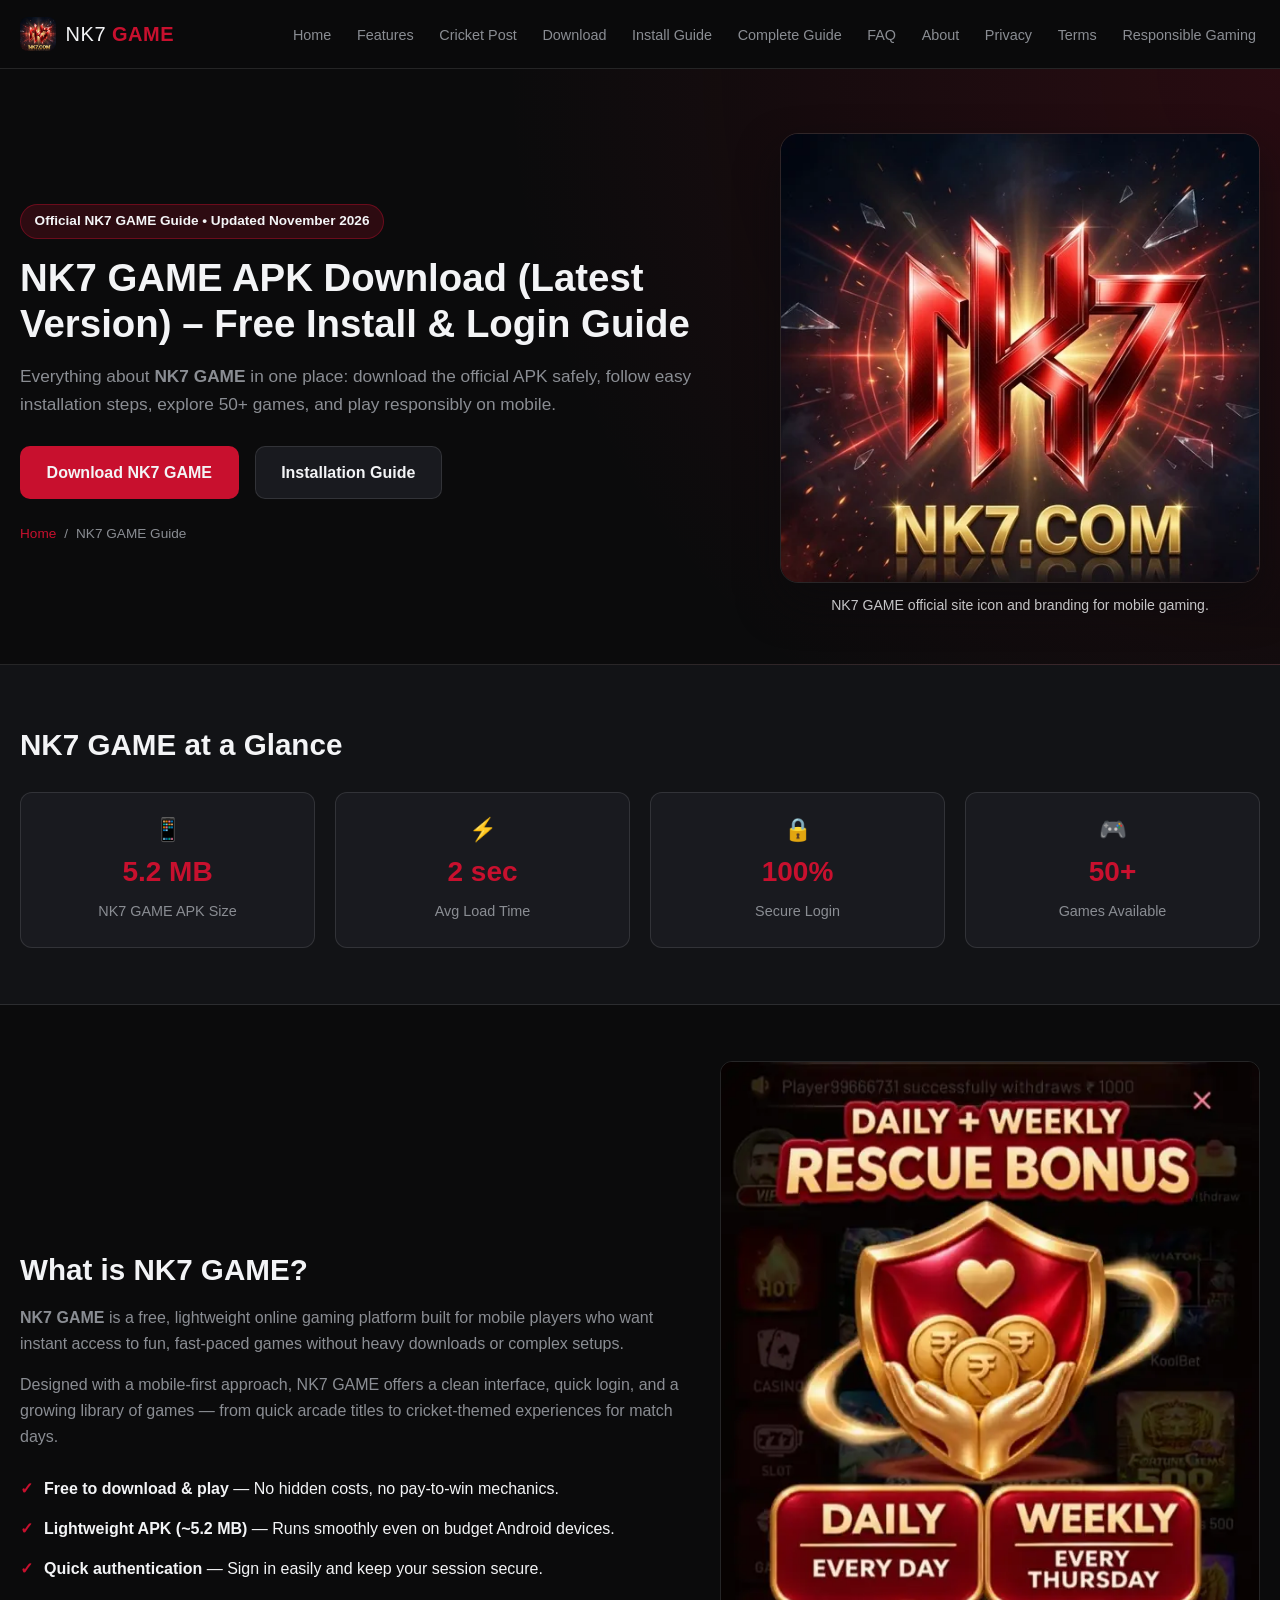
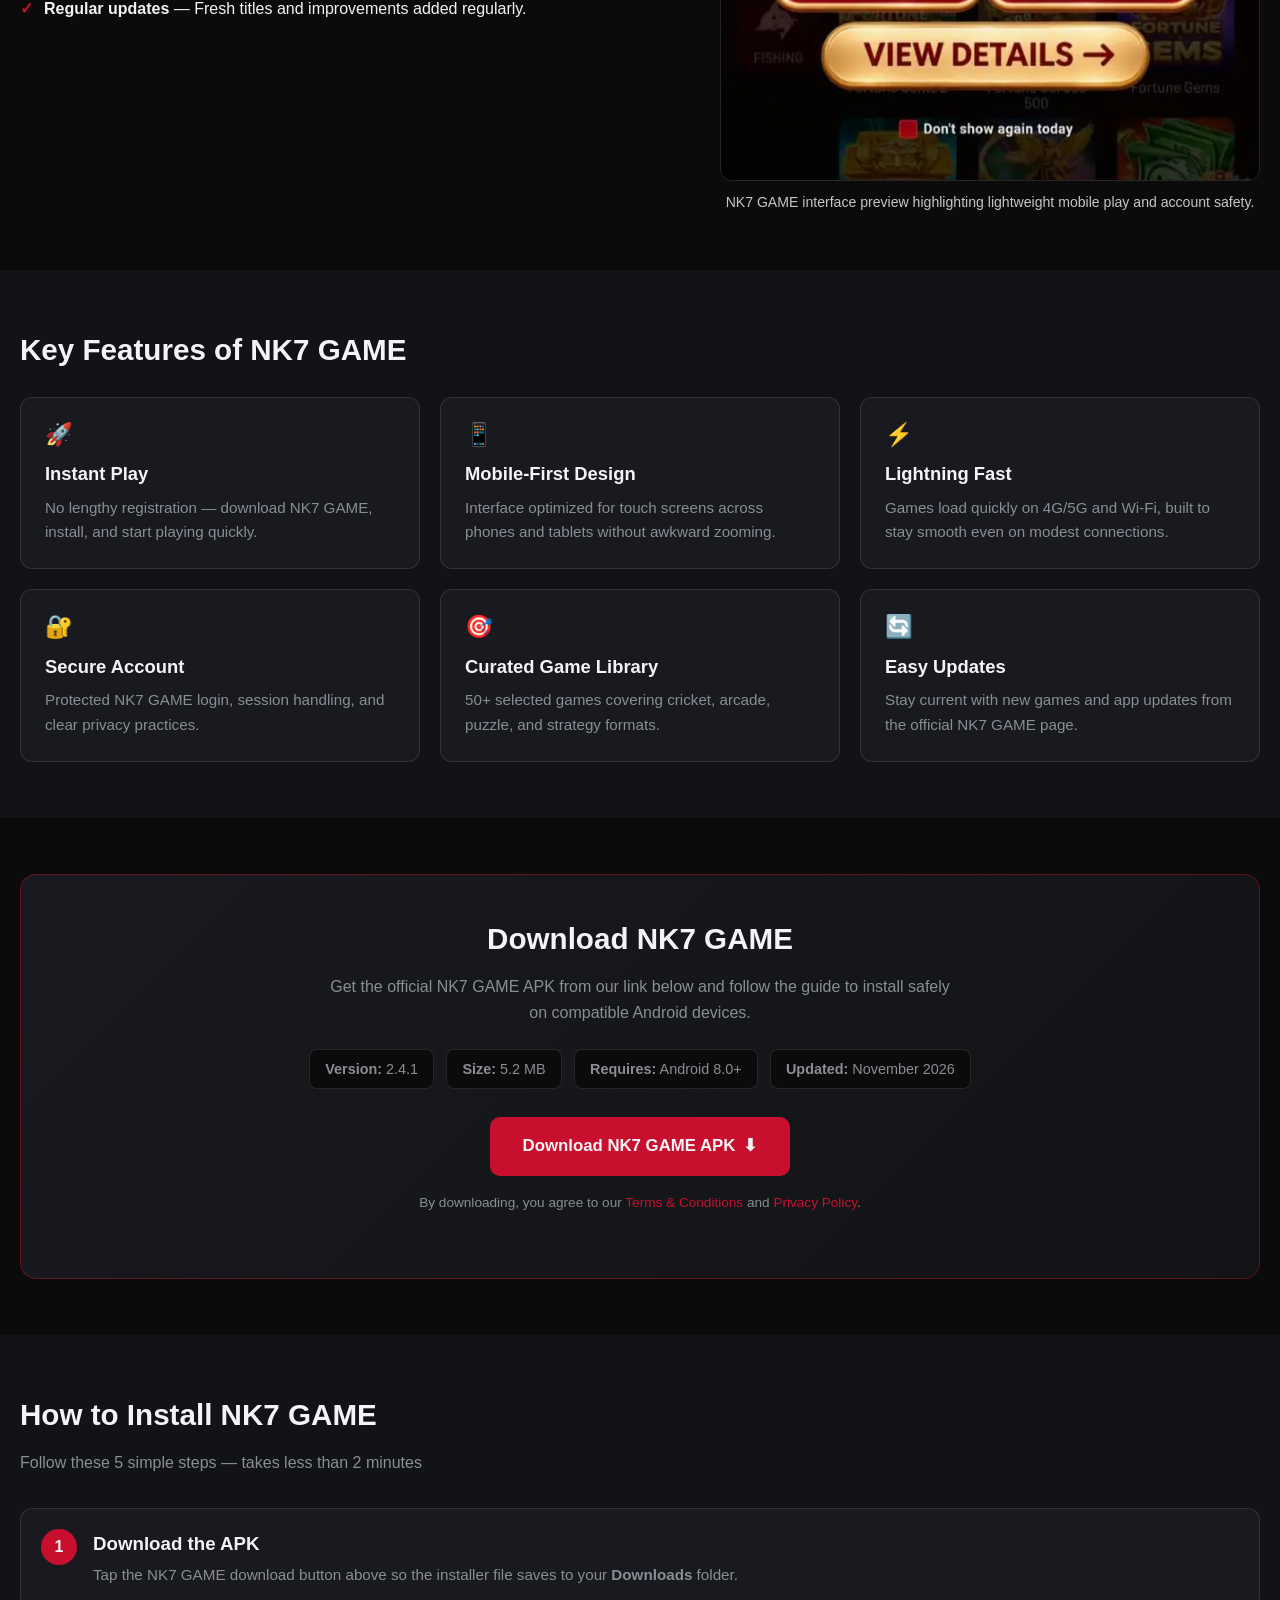
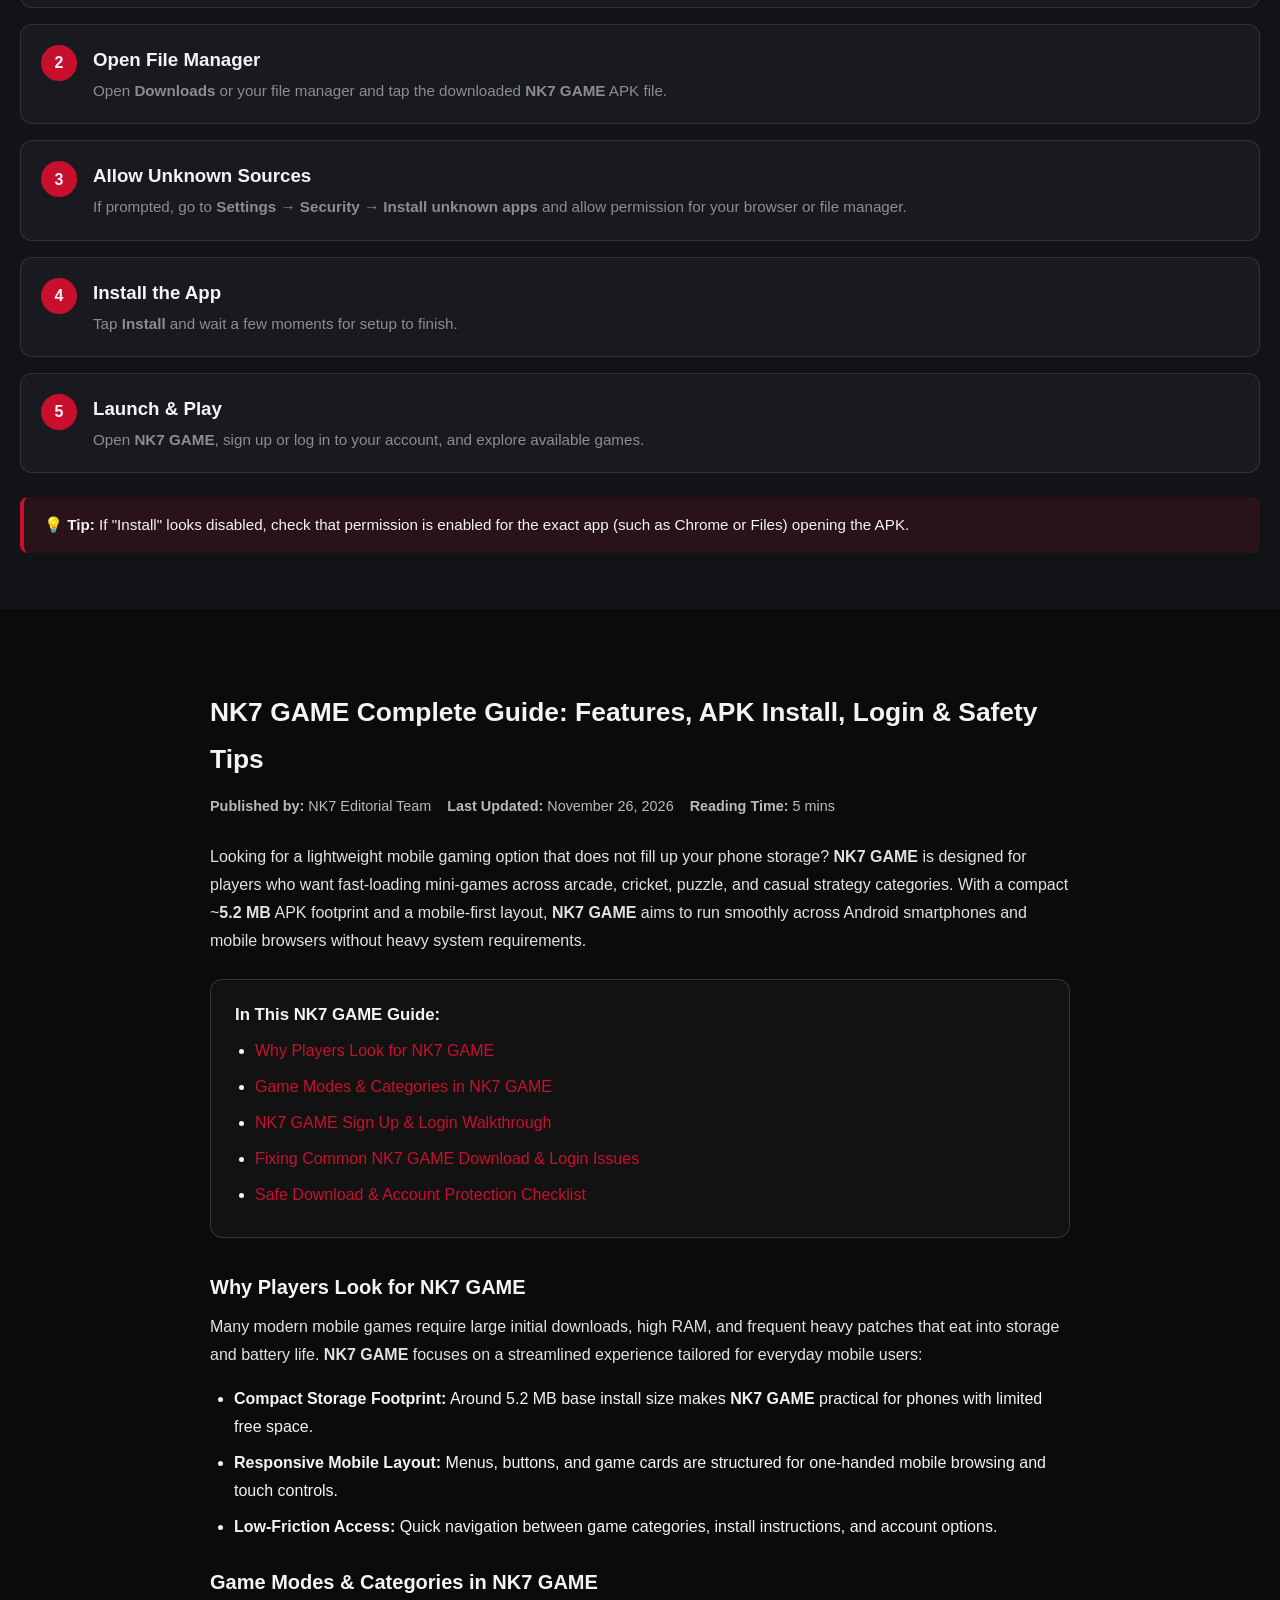
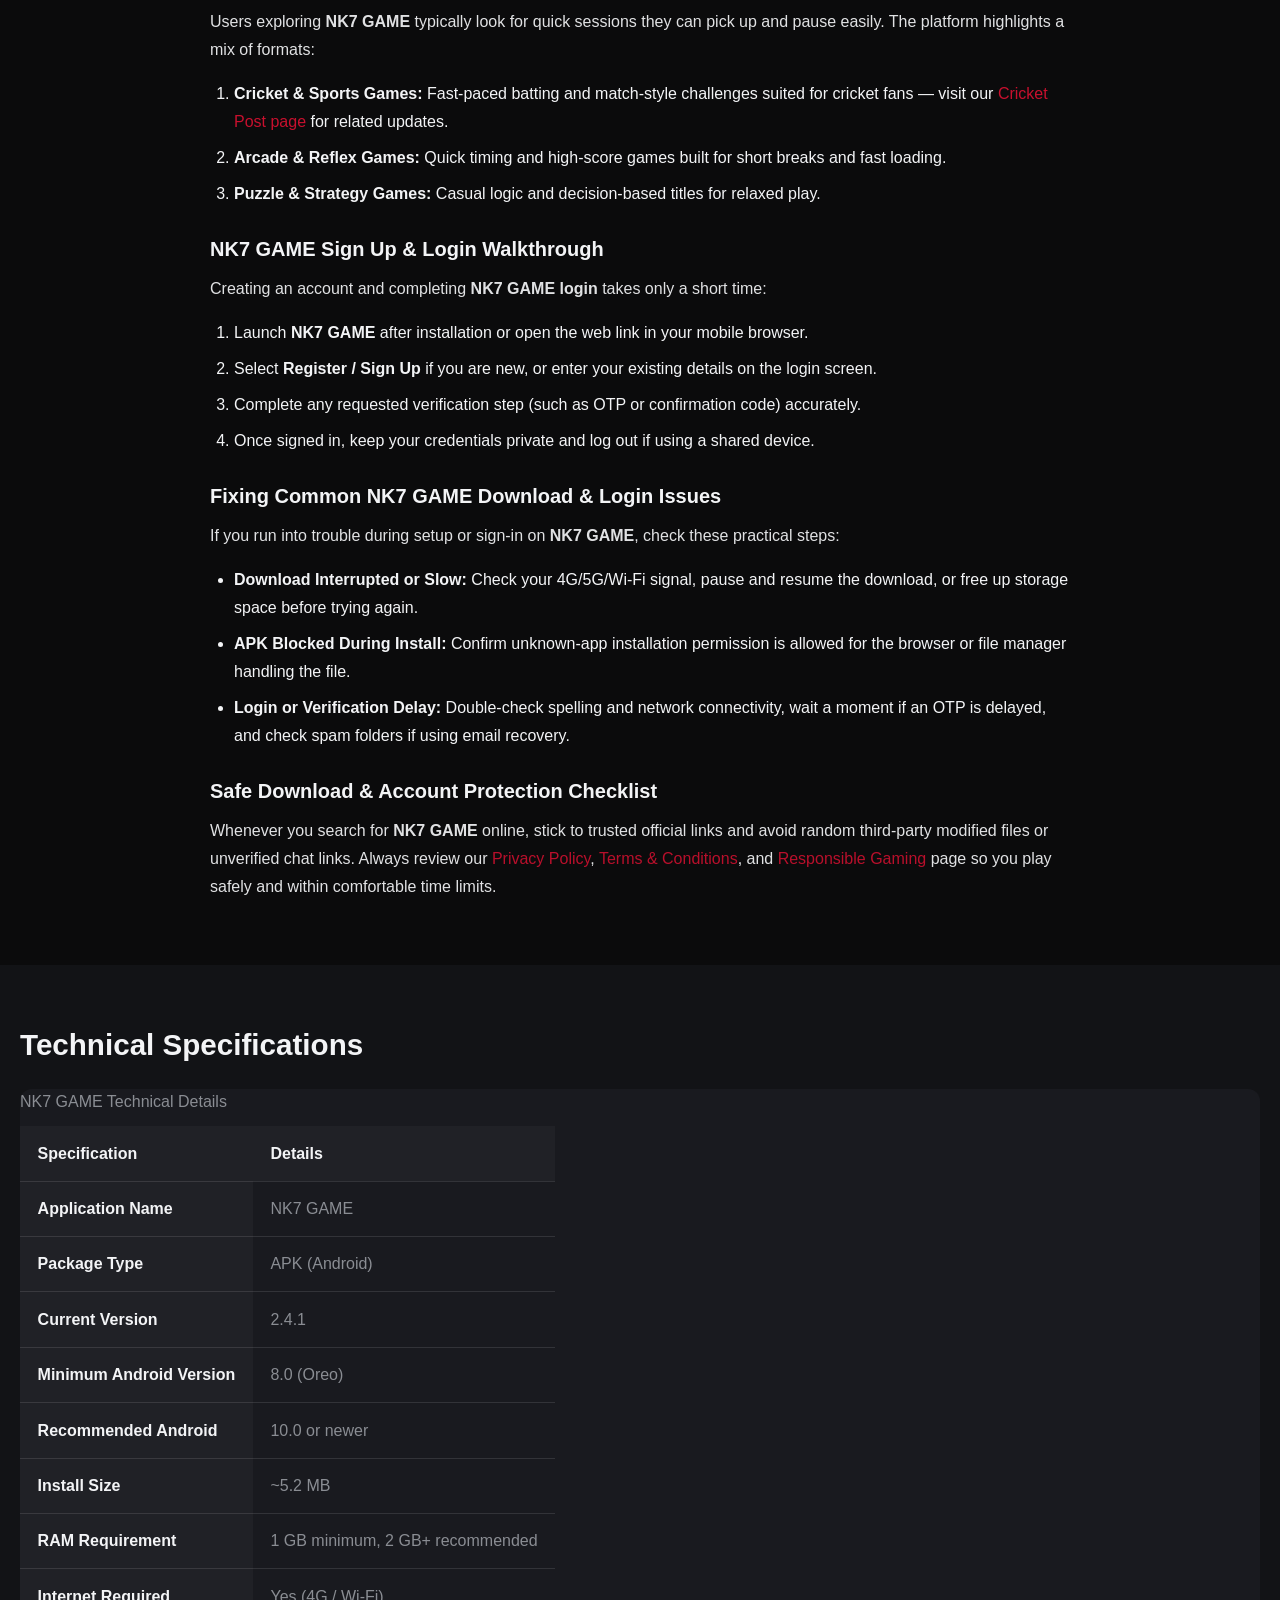
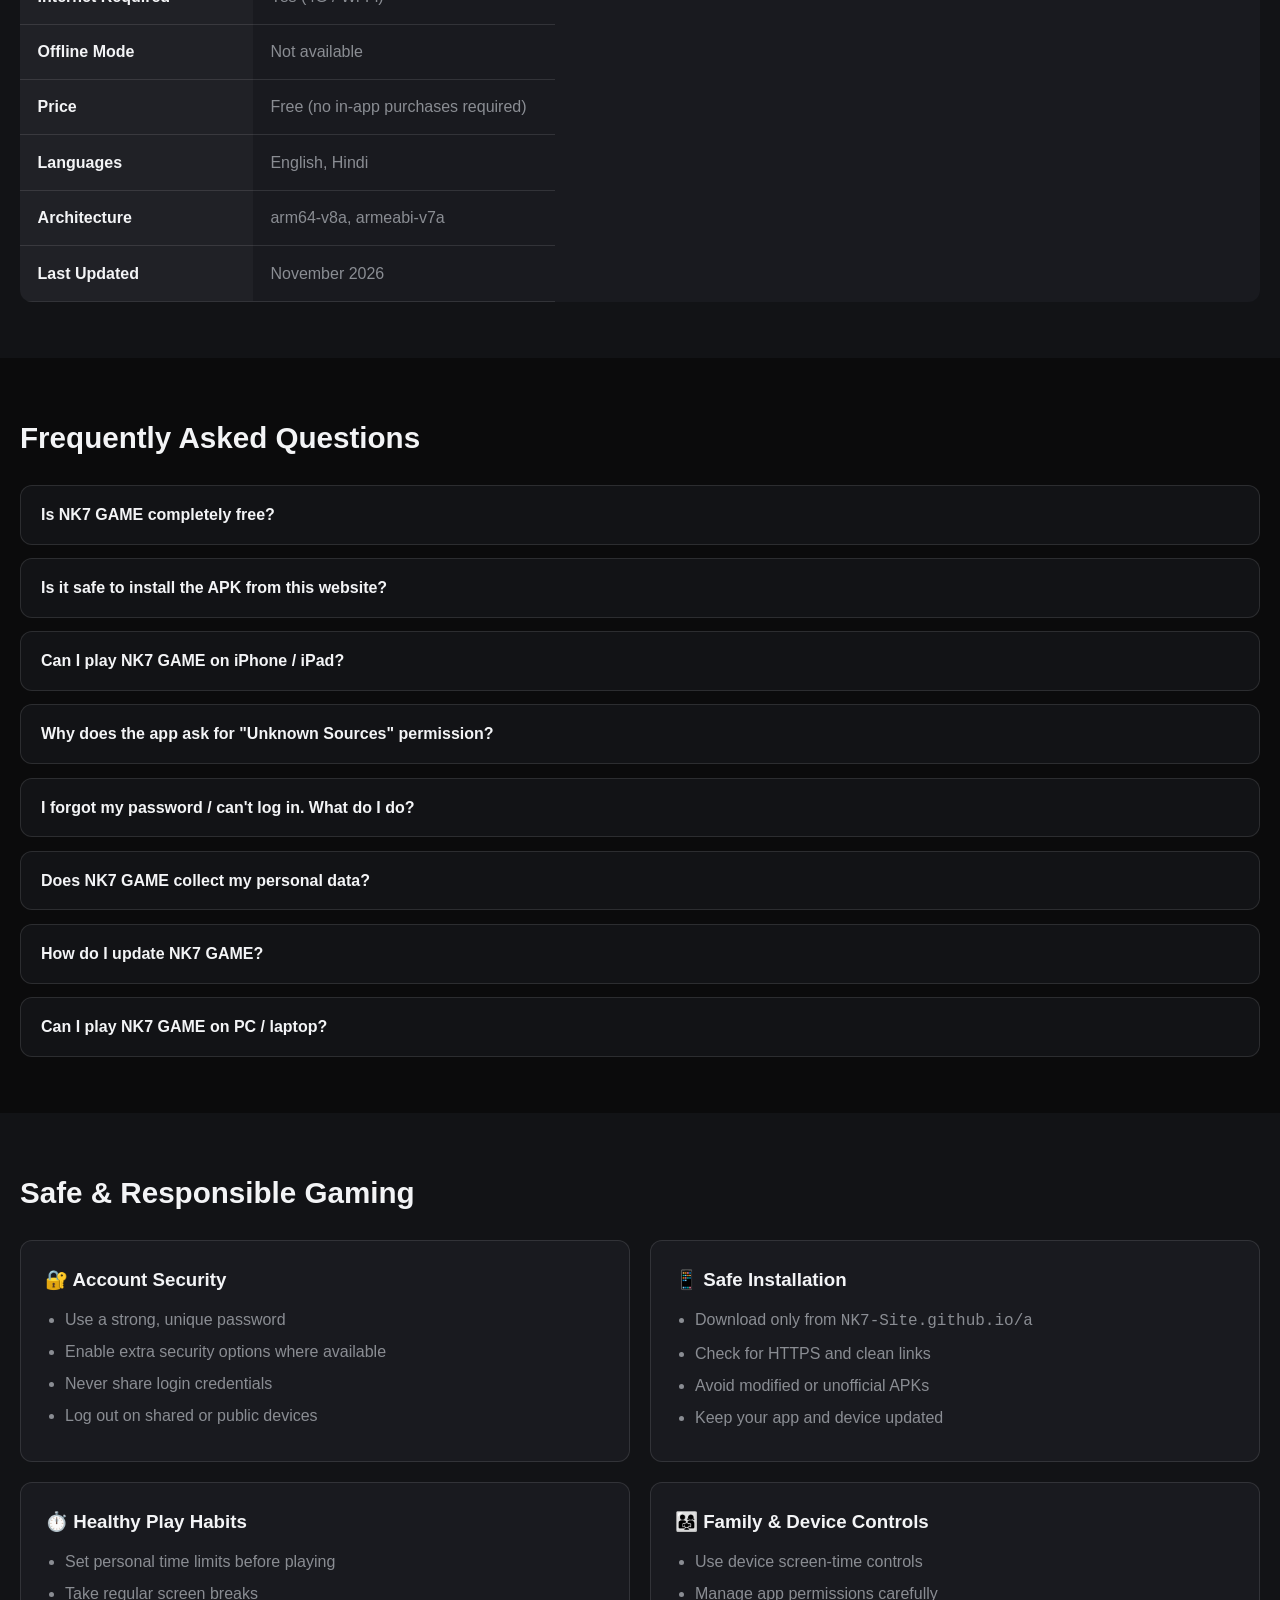
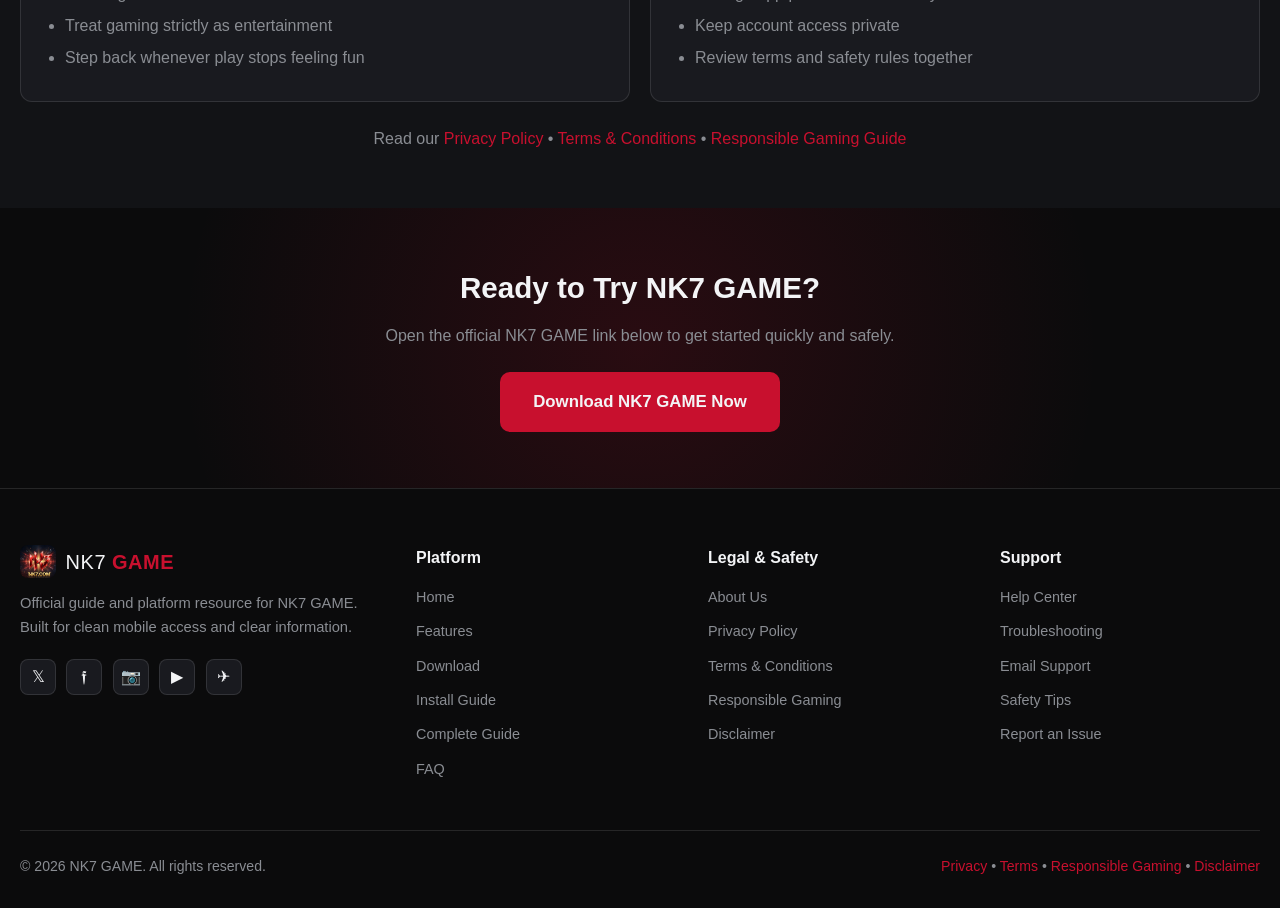
<file: index.html>
<!DOCTYPE html>
<html lang="en">
<head>
<meta charset="UTF-8">
<meta name="viewport" content="width=device-width, initial-scale=1.0">
<meta http-equiv="X-UA-Compatible" content="IE=edge">

<!-- Primary SEO Meta Tags -->
<title>NK7 GAME – Official APK Download (v2.4.1), Login &amp; Complete Guide (2026)</title>
<meta name="description" content="NK7 GAME official guide: download NK7 GAME APK (v2.4.1) free for Android 8.0+, check step-by-step installation, explore 50+ games, login help, and safe play tips.">
<meta name="keywords" content="nk7 game, nk7, nk7 game apk, nk7 game download, nk7 app, nk7 game login, free mobile games, cricket games, arcade games">
<meta name="author" content="NK7 Official">
<meta name="theme-color" content="#0b0b0c">
<meta name="robots" content="index, follow, max-snippet:-1, max-image-preview:large, max-video-preview:-1">
<meta name="googlebot" content="index, follow, max-snippet:-1, max-image-preview:large">
<meta name="bingbot" content="index, follow">
<meta name="revisit-after" content="1 days">
<meta name="rating" content="general">
<meta name="language" content="English">
<meta name="coverage" content="Worldwide">
<meta name="distribution" content="Global">

<!-- Canonical URL -->
<link rel="canonical" href="https://NK7-Site.github.io/a/">

<!-- Site Icon / Favicon & Touch Icons -->
<link rel="icon" type="image/webp" href="nk7-logo.webp" sizes="32x32">
<link rel="shortcut icon" type="image/webp" href="nk7-logo.webp">
<link rel="apple-touch-icon" sizes="180x180" href="nk7-logo.webp">
<link rel="manifest" href="manifest.json">

<!-- Open Graph / Social Media -->
<meta property="og:type" content="article">
<meta property="og:url" content="https://NK7-Site.github.io/a/">
<meta property="og:title" content="NK7 GAME – Official Download, Features & Complete Guide (2026)">
<meta property="og:description" content="Complete NK7 GAME guide: safe APK download, step-by-step setup, 50+ arcade and cricket games, login tips, and responsible gaming.">
<meta property="og:image" content="https://NK7-Site.github.io/a/nk7-logo.webp">
<meta property="og:image:width" content="1200">
<meta property="og:image:height" content="630">
<meta property="og:site_name" content="NK7 GAME">
<meta property="og:locale" content="en_US">

<!-- Twitter Card -->
<meta name="twitter:card" content="summary_large_image">
<meta name="twitter:site" content="@nk7game">
<meta name="twitter:url" content="https://NK7-Site.github.io/a/">
<meta name="twitter:title" content="NK7 GAME – Official APK Download & Complete Guide">
<meta name="twitter:description" content="Download NK7 GAME APK safely, explore features, check install steps, and play responsibly.">
<meta name="twitter:image" content="https://NK7-Site.github.io/a/nk7-logo.webp">
<meta name="google-site-verification" content="ZnXlmwwipOGv0z8ppoP6RSLUHycZhqRg2V5y8UsCANY" />

<!-- Performance Hints -->
<link rel="preconnect" href="https://fonts.googleapis.com">
<link rel="preconnect" href="https://fonts.gstatic.com" crossorigin>
<link rel="preload" as="image" href="nk7-logo.webp" fetchpriority="high">
<link rel="preload" as="style" href="style.css">
<link rel="preload" as="script" href="main.js">

<!-- Structured Data: WebSite -->
<script type="application/ld+json">
{
  "@context": "https://schema.org",
  "@type": "WebSite",
  "name": "NK7 GAME",
  "alternateName": ["NK7", "NK7 GAME", "NK7.COM"],
  "url": "https://NK7-Site.github.io/a/",
  "potentialAction": {
    "@type": "SearchAction",
    "target": "https://NK7-Site.github.io/a/search?q={search_term_string}",
    "query-input": "required name=search_term_string"
  }
}
</script>

<!-- Structured Data: Organization -->
<script type="application/ld+json">
{
  "@context": "https://schema.org",
  "@type": "Organization",
  "name": "NK7 GAME",
  "url": "https://NK7-Site.github.io/a/",
  "logo": "https://NK7-Site.github.io/a/nk7-logo.webp",
  "description": "NK7 GAME official platform: free mobile gaming app with fast, secure gameplay.",
  "sameAs": [],
  "contactPoint": {
    "@type": "ContactPoint",
    "telephone": "+91-XXXXXXXXXX",
    "contactType": "customer service",
    "availableLanguage": ["English", "Hindi"]
  }
}
</script>

<!-- Structured Data: SoftwareApplication -->
<script type="application/ld+json">
{
  "@context": "https://schema.org",
  "@type": "SoftwareApplication",
  "name": "NK7 GAME",
  "operatingSystem": "Android 8.0+",
  "applicationCategory": "GameApplication",
  "softwareVersion": "2.4.1",
  "fileSize": "5.2MB",
  "offers": {
    "@type": "Offer",
    "price": "0",
    "priceCurrency": "INR"
  }
}
</script>

<!-- Structured Data: Article -->
<script type="application/ld+json">
{
  "@context": "https://schema.org",
  "@type": "Article",
  "headline": "NK7 GAME – Official Download, Features & Complete Gaming Guide",
  "description": "Complete guide to NK7 GAME: download, APK installation, features, login, safety and responsible gaming.",
  "mainEntityOfPage": { "@type": "WebPage", "@id": "https://NK7-Site.github.io/a/" },
  "datePublished": "2026-11-21T00:00:00+00:00",
  "dateModified": "2026-11-26T00:00:00+00:00",
  "author": { "@type": "Organization", "name": "NK7 Official" },
  "publisher": {
    "@type": "Organization",
    "name": "NK7 GAME",
    "logo": { "@type": "ImageObject", "url": "https://NK7-Site.github.io/a/nk7-logo.webp" }
  },
  "inLanguage": "en",
  "keywords": "NK7 GAME, NK7 GAME download, NK7 GAME app, NK7 GAME APK, NK7 GAME login"
}
</script>

<!-- Structured Data: HowTo for Installation -->
<script type="application/ld+json">
{
  "@context": "https://schema.org",
  "@type": "HowTo",
  "name": "How to Download and Install NK7 GAME",
  "description": "Step-by-step guide to download and install the NK7 GAME app on Android.",
  "totalTime": "PT5M",
  "estimatedCost": "Free",
  "supply": [
    { "@type": "HowToSupply", "name": "Android Device (8.0+)" },
    { "@type": "HowToSupply", "name": "Internet Connection" }
  ],
  "tool": [
    { "@type": "HowToTool", "name": "Web Browser" }
  ],
  "step": [
    { "@type": "HowToStep", "position": 1, "name": "Open Official NK7 GAME Page", "text": "Visit the official NK7 GAME website and locate the download section.", "url": "https://NK7-Site.github.io/a/#download", "image": "https://NK7-Site.github.io/a/nk7-logo.webp" },
    { "@type": "HowToStep", "position": 2, "name": "Download APK File", "text": "Tap the download button to save the NK7 GAME APK (~5.2 MB) to your device.", "url": "https://NK7-Site.github.io/a/#download", "image": "https://NK7-Site.github.io/a/nk7-logo.webp" },
    { "@type": "HowToStep", "position": 3, "name": "Enable Unknown Sources", "text": "Go to Settings > Security > Install unknown apps, and allow your browser or file manager.", "url": "https://NK7-Site.github.io/a/#install", "image": "https://NK7-Site.github.io/a/das.webp" },
    { "@type": "HowToStep", "position": 4, "name": "Install the App", "text": "Open the APK file from Downloads and press Install.", "url": "https://NK7-Site.github.io/a/#install", "image": "https://NK7-Site.github.io/a/das.webp" },
    { "@type": "HowToStep", "position": 5, "name": "Launch and Log In", "text": "Open NK7 GAME, create an account or sign in, and start playing.", "url": "https://NK7-Site.github.io/a/#features", "image": "https://NK7-Site.github.io/a/nk7-logo.webp" }
  ]
}
</script>

<!-- Structured Data: FAQPage -->
<script type="application/ld+json">
{
  "@context": "https://schema.org",
  "@type": "FAQPage",
  "mainEntity": [
    { "@type": "Question", "name": "What is NK7 GAME?", "acceptedAnswer": { "@type": "Answer", "text": "NK7 GAME is a free online gaming platform for Android, offering fast, lightweight games with a mobile-first interface and secure login." } },
    { "@type": "Question", "name": "Is NK7 GAME free to download?", "acceptedAnswer": { "@type": "Answer", "text": "Yes, the NK7 GAME APK is completely free to download from the official website. Never pay for the installer." } },
    { "@type": "Question", "name": "Is it safe to install the NK7 GAME APK?", "acceptedAnswer": { "@type": "Answer", "text": "Only install the APK from the official NK7 website (NK7-Site.github.io/a). Third-party mirrors may carry modified or harmful files." } },
    { "@type": "Question", "name": "Which devices support NK7 GAME?", "acceptedAnswer": { "@type": "Answer", "text": "NK7 GAME runs on Android phones and tablets with Android 8.0 (Oreo) or newer, and works in any modern mobile browser." } },
    { "@type": "Question", "name": "How do I fix NK7 GAME login problems?", "acceptedAnswer": { "@type": "Answer", "text": "Check internet connection, reset password via the login screen, update the app, clear app cache, or contact in-app support." } },
    { "@type": "Question", "name": "Does NK7 GAME work on iOS?", "acceptedAnswer": { "@type": "Answer", "text": "Currently NK7 GAME is available for Android only. iOS users can access the web version through a mobile browser." } }
  ]
}
</script>

<!-- Structured Data: BreadcrumbList -->
<script type="application/ld+json">
{
  "@context": "https://schema.org",
  "@type": "BreadcrumbList",
  "itemListElement": [
    { "@type": "ListItem", "position": 1, "name": "Home", "item": "https://NK7-Site.github.io/a/" }
  ]
}
</script>

<!-- Stylesheet -->
<link rel="stylesheet" href="style.css">

<!-- Mobile Image Fit, Captions & SEO Article Styling -->
<style>
  html, body {
    max-width: 100% !important;
    overflow-x: clip !important;
  }

  .about-figure,
  .about-figure picture,
  .about-figure img,
  .hero-figure,
  .hero-figure picture,
  .hero-figure img {
    width: 100% !important;
    max-width: 100% !important;
    height: auto !important;
    margin-left: 0 !important;
    margin-right: 0 !important;
    box-sizing: border-box !important;
  }

  .media-caption {
    margin-top: 0.65rem;
    font-size: 0.88rem;
    opacity: 0.8;
    text-align: center;
  }

  .about-grid,
  .container {
    max-width: 100% !important;
    box-sizing: border-box !important;
  }

  .stat-icon,
  .feature-icon {
    font-size: 1.4rem !important;
    line-height: 1.2 !important;
  }

  .specs-table {
    width: 100%;
    max-width: 100%;
    display: block;
    overflow-x: auto;
  }

  /* SEO Article Section Styling */
  .seo-article-section {
    padding: 3rem 0;
  }
  .seo-article-wrapper {
    max-width: 860px;
    margin: 0 auto;
    line-height: 1.75;
  }
  .seo-article-wrapper h2 {
    margin-top: 2rem;
    margin-bottom: 0.75rem;
    font-size: 1.65rem;
  }
  .seo-article-wrapper h3 {
    margin-top: 1.5rem;
    margin-bottom: 0.5rem;
    font-size: 1.25rem;
  }
  .seo-article-wrapper p {
    margin-bottom: 1rem;
    opacity: 0.92;
  }
  .seo-article-wrapper ul,
  .seo-article-wrapper ol {
    margin: 0.75rem 0 1.25rem 1.5rem;
  }
  .seo-article-wrapper li {
    margin-bottom: 0.5rem;
  }
  .article-meta {
    font-size: 0.9rem;
    opacity: 0.75;
    margin-bottom: 1.5rem;
    display: flex;
    flex-wrap: wrap;
    gap: 1rem;
  }
  .toc-box {
    border: 1px solid rgba(255, 255, 255, 0.14);
    border-radius: 12px;
    padding: 1.25rem 1.5rem;
    margin: 1.5rem 0 2rem;
    background: rgba(255, 255, 255, 0.03);
  }
  .toc-box strong {
    display: block;
    margin-bottom: 0.5rem;
    font-size: 1.05rem;
  }
  .toc-box ul {
    margin: 0 0 0 1.25rem;
  }
</style>
</head>
<body>

<!-- Skip Link for Accessibility -->
<a class="skip-link" href="#main-content">Skip to main content</a>

<!-- Header -->
<header class="site-header" role="banner">
<nav class="nav container" aria-label="Main navigation">
<a class="brand" href="./" aria-label="NK7 GAME Home">
<img src="nk7-logo.webp" alt="NK7 GAME site icon and logo" width="36" height="36">
<span>NK7 <b>GAME</b></span>
</a>
<button class="nav-toggle" id="navToggle" aria-label="Open menu" aria-expanded="false" aria-controls="navLinks">
<span class="hamburger" aria-hidden="true"></span>
</button>
<ul class="nav-links" id="navLinks" role="menubar">
<li role="none"><a href="./" role="menuitem">Home</a></li>
<li role="none"><a href="#features" role="menuitem">Features</a></li>
<li role="none"><a href="cricket-post.html" role="menuitem">Cricket Post</a></li>
<li role="none"><a href=" https://nk7bb.com?inviteCode=HEMZ26N&from=app " role="menuitem">Download</a></li>
<li role="none"><a href="#install" role="menuitem">Install Guide</a></li>
<li role="none"><a href="#complete-guide" role="menuitem">Complete Guide</a></li>
<li role="none"><a href="#faq" role="menuitem">FAQ</a></li>
<li role="none"><a href="about.html" role="menuitem">About</a></li>
<li role="none"><a href="privacy-policy.html" role="menuitem">Privacy</a></li>
<li role="none"><a href="terms-conditions.html" role="menuitem">Terms</a></li>
<li role="none"><a href="responsible-gaming.html" role="menuitem">Responsible Gaming</a></li>
</ul>
</nav>
</header>

<!-- Main Content -->
<main id="main-content" role="main">

<!-- Hero Section -->
<section class="hero" aria-labelledby="hero-title">
<div class="container">
<div class="hero-content">
<p class="eyebrow">Official NK7 GAME Guide • Updated November 2026</p>
<h1 id="hero-title">NK7 GAME APK Download (Latest Version) – Free Install &amp; Login Guide</h1>
<p class="hero-lede">Everything about <strong>NK7 GAME</strong> in one place: download the official APK safely, follow easy installation steps, explore 50+ games, and play responsibly on mobile.</p>
<div class="hero-cta">
<a class="btn btn-primary" href=" https://nk7bb.com?inviteCode=HEMZ26N&from=app " target="_blank" rel="noopener noreferrer">Download NK7 GAME</a>
<a class="btn btn-secondary" href="#install">Installation Guide</a>
</div>
<nav class="breadcrumb" aria-label="Breadcrumb">
<ol>
<li><a href="./">Home</a></li>
<li aria-current="page">NK7 GAME Guide</li>
</ol>
</nav>
</div>
<!-- Hero Image with nk7-logo -->
<figure class="hero-figure">
<picture>
<source srcset="nk7-logo.webp" type="image/webp">
<img src="nk7-logo.webp" alt="NK7 GAME official logo and app icon" width="600" height="400" loading="eager" fetchpriority="high">
</picture>
<figcaption class="media-caption">NK7 GAME official site icon and branding for mobile gaming.</figcaption>
</figure>
</div>
</section>

<!-- Quick Stats -->
<section class="stats-section" aria-labelledby="stats-title">
<div class="container">
<h2 id="stats-title" class="section-title">NK7 GAME at a Glance</h2>
<div class="stats-grid">
<div class="stat-card">
<div class="stat-icon" aria-hidden="true">📱</div>
<div class="stat-value">5.2 MB</div>
<div class="stat-label">NK7 GAME APK Size</div>
</div>
<div class="stat-card">
<div class="stat-icon" aria-hidden="true">⚡</div>
<div class="stat-value">2 sec</div>
<div class="stat-label">Avg Load Time</div>
</div>
<div class="stat-card">
<div class="stat-icon" aria-hidden="true">🔒</div>
<div class="stat-value">100%</div>
<div class="stat-label">Secure Login</div>
</div>
<div class="stat-card">
<div class="stat-icon" aria-hidden="true">🎮</div>
<div class="stat-value">50+</div>
<div class="stat-label">Games Available</div>
</div>
</div>
</div>
</section>

<!-- What is NK7 GAME -->
<section class="about-section" id="about" aria-labelledby="about-title">
<div class="container">
<div class="about-grid">
<div class="about-content">
<h2 id="about-title" class="section-title">What is NK7 GAME?</h2>
<p><strong>NK7 GAME</strong> is a free, lightweight online gaming platform built for mobile players who want instant access to fun, fast-paced games without heavy downloads or complex setups.</p>
<p>Designed with a mobile-first approach, NK7 GAME offers a clean interface, quick login, and a growing library of games — from quick arcade titles to cricket-themed experiences for match days.</p>
<ul class="feature-list">
<li><strong>Free to download &amp; play</strong> — No hidden costs, no pay-to-win mechanics.</li>
<li><strong>Lightweight APK (~5.2 MB)</strong> — Runs smoothly even on budget Android devices.</li>
<li><strong>Quick authentication</strong> — Sign in easily and keep your session secure.</li>
<li><strong>Regular updates</strong> — Fresh titles and improvements added regularly.</li>
</ul>
</div>
<figure class="about-figure">
<picture>
<source srcset="das.webp" type="image/webp">
<img src="das.webp" alt="NK7 GAME mobile interface overview, game icons, and security shield" width="500" height="350" loading="lazy">
</picture>
<figcaption class="media-caption">NK7 GAME interface preview highlighting lightweight mobile play and account safety.</figcaption>
</figure>
</div>
</div>
</section>

<!-- Features Section -->
<section class="features-section" id="features" aria-labelledby="features-title">
<div class="container">
<h2 id="features-title" class="section-title">Key Features of NK7 GAME</h2>
<div class="features-grid">
<article class="feature-card">
<div class="feature-icon" aria-hidden="true">🚀</div>
<h3>Instant Play</h3>
<p>No lengthy registration — download NK7 GAME, install, and start playing quickly.</p>
</article>
<article class="feature-card">
<div class="feature-icon" aria-hidden="true">📱</div>
<h3>Mobile-First Design</h3>
<p>Interface optimized for touch screens across phones and tablets without awkward zooming.</p>
</article>
<article class="feature-card">
<div class="feature-icon" aria-hidden="true">⚡</div>
<h3>Lightning Fast</h3>
<p>Games load quickly on 4G/5G and Wi-Fi, built to stay smooth even on modest connections.</p>
</article>
<article class="feature-card">
<div class="feature-icon" aria-hidden="true">🔐</div>
<h3>Secure Account</h3>
<p>Protected NK7 GAME login, session handling, and clear privacy practices.</p>
</article>
<article class="feature-card">
<div class="feature-icon" aria-hidden="true">🎯</div>
<h3>Curated Game Library</h3>
<p>50+ selected games covering cricket, arcade, puzzle, and strategy formats.</p>
</article>
<article class="feature-card">
<div class="feature-icon" aria-hidden="true">🔄</div>
<h3>Easy Updates</h3>
<p>Stay current with new games and app updates from the official NK7 GAME page.</p>
</article>
</div>
</div>
</section>

<!-- Download Section -->
<section class="download-section" id="download" aria-labelledby="download-title">
<div class="container">
<div class="download-card">
<div class="download-content">
<h2 id="download-title" class="section-title">Download NK7 GAME</h2>
<p>Get the official NK7 GAME APK from our link below and follow the guide to install safely on compatible Android devices.</p>
<div class="download-meta">
<span class="meta-item"><strong>Version:</strong> 2.4.1</span>
<span class="meta-item"><strong>Size:</strong> 5.2 MB</span>
<span class="meta-item"><strong>Requires:</strong> Android 8.0+</span>
<span class="meta-item"><strong>Updated:</strong> November 2026</span>
</div>
<a class="btn btn-primary btn-lg" id="downloadBtn" href=" https://nk7bb.com?inviteCode=HEMZ26N&from=app " target="_blank" rel="noopener noreferrer">
<span class="btn-text">Download NK7 GAME APK</span>
<span class="btn-icon" aria-hidden="true">⬇</span>
</a>
<p class="download-note">By downloading, you agree to our <a href="terms-conditions.html">Terms &amp; Conditions</a> and <a href="privacy-policy.html">Privacy Policy</a>.</p>
</div>
</div>
</div>
</section>

<!-- Installation Guide -->
<section class="install-section" id="install" aria-labelledby="install-title">
<div class="container">
<h2 id="install-title" class="section-title">How to Install NK7 GAME</h2>
<p class="section-subtitle">Follow these 5 simple steps — takes less than 2 minutes</p>

<ol class="steps-list">
<li class="step-item">
<div class="step-number">1</div>
<div class="step-content">
<h3>Download the APK</h3>
<p>Tap the NK7 GAME download button above so the installer file saves to your <strong>Downloads</strong> folder.</p>
</div>
</li>
<li class="step-item">
<div class="step-number">2</div>
<div class="step-content">
<h3>Open File Manager</h3>
<p>Open <strong>Downloads</strong> or your file manager and tap the downloaded <strong>NK7 GAME</strong> APK file.</p>
</div>
</li>
<li class="step-item">
<div class="step-number">3</div>
<div class="step-content">
<h3>Allow Unknown Sources</h3>
<p>If prompted, go to <strong>Settings → Security → Install unknown apps</strong> and allow permission for your browser or file manager.</p>
</div>
</li>
<li class="step-item">
<div class="step-number">4</div>
<div class="step-content">
<h3>Install the App</h3>
<p>Tap <strong>Install</strong> and wait a few moments for setup to finish.</p>
</div>
</li>
<li class="step-item">
<div class="step-number">5</div>
<div class="step-content">
<h3>Launch &amp; Play</h3>
<p>Open <strong>NK7 GAME</strong>, sign up or log in to your account, and explore available games.</p>
</div>
</li>
</ol>

<div class="install-tip">
<strong>💡 Tip:</strong> If "Install" looks disabled, check that permission is enabled for the exact app (such as Chrome or Files) opening the APK.
</div>
</div>
</section>

<!-- SEO-Friendly In-Depth Article Section -->
<article class="seo-article-section" id="complete-guide" aria-labelledby="article-main-title">
<div class="container">
<div class="seo-article-wrapper">
<header>
<h2 id="article-main-title" class="section-title">NK7 GAME Complete Guide: Features, APK Install, Login &amp; Safety Tips</h2>
<div class="article-meta">
<span><strong>Published by:</strong> NK7 Editorial Team</span>
<span><strong>Last Updated:</strong> <time datetime="2026-11-26">November 26, 2026</time></span>
<span><strong>Reading Time:</strong> 5 mins</span>
</div>
</header>

<p>Looking for a lightweight mobile gaming option that does not fill up your phone storage? <strong>NK7 GAME</strong> is designed for players who want fast-loading mini-games across arcade, cricket, puzzle, and casual strategy categories. With a compact ~<strong>5.2 MB</strong> APK footprint and a mobile-first layout, <strong>NK7 GAME</strong> aims to run smoothly across Android smartphones and mobile browsers without heavy system requirements.</p>

<nav class="toc-box" aria-label="Article Table of Contents">
<strong>In This NK7 GAME Guide:</strong>
<ul>
<li><a href="#why-choose-nk7">Why Players Look for NK7 GAME</a></li>
<li><a href="#game-categories">Game Modes &amp; Categories in NK7 GAME</a></li>
<li><a href="#account-setup">NK7 GAME Sign Up &amp; Login Walkthrough</a></li>
<li><a href="#troubleshooting">Fixing Common NK7 GAME Download &amp; Login Issues</a></li>
<li><a href="#security-verification">Safe Download &amp; Account Protection Checklist</a></li>
</ul>
</nav>

<h3 id="why-choose-nk7">Why Players Look for NK7 GAME</h3>
<p>Many modern mobile games require large initial downloads, high RAM, and frequent heavy patches that eat into storage and battery life. <strong>NK7 GAME</strong> focuses on a streamlined experience tailored for everyday mobile users:</p>
<ul>
<li><strong>Compact Storage Footprint:</strong> Around 5.2 MB base install size makes <strong>NK7 GAME</strong> practical for phones with limited free space.</li>
<li><strong>Responsive Mobile Layout:</strong> Menus, buttons, and game cards are structured for one-handed mobile browsing and touch controls.</li>
<li><strong>Low-Friction Access:</strong> Quick navigation between game categories, install instructions, and account options.</li>
</ul>

<h3 id="game-categories">Game Modes &amp; Categories in NK7 GAME</h3>
<p>Users exploring <strong>NK7 GAME</strong> typically look for quick sessions they can pick up and pause easily. The platform highlights a mix of formats:</p>
<ol>
<li><strong>Cricket &amp; Sports Games:</strong> Fast-paced batting and match-style challenges suited for cricket fans — visit our <a href="cricket-post.html">Cricket Post page</a> for related updates.</li>
<li><strong>Arcade &amp; Reflex Games:</strong> Quick timing and high-score games built for short breaks and fast loading.</li>
<li><strong>Puzzle &amp; Strategy Games:</strong> Casual logic and decision-based titles for relaxed play.</li>
</ol>

<h3 id="account-setup">NK7 GAME Sign Up &amp; Login Walkthrough</h3>
<p>Creating an account and completing <strong>NK7 GAME login</strong> takes only a short time:</p>
<ol>
<li>Launch <strong>NK7 GAME</strong> after installation or open the web link in your mobile browser.</li>
<li>Select <strong>Register / Sign Up</strong> if you are new, or enter your existing details on the login screen.</li>
<li>Complete any requested verification step (such as OTP or confirmation code) accurately.</li>
<li>Once signed in, keep your credentials private and log out if using a shared device.</li>
</ol>

<h3 id="troubleshooting">Fixing Common NK7 GAME Download &amp; Login Issues</h3>
<p>If you run into trouble during setup or sign-in on <strong>NK7 GAME</strong>, check these practical steps:</p>
<ul>
<li><strong>Download Interrupted or Slow:</strong> Check your 4G/5G/Wi-Fi signal, pause and resume the download, or free up storage space before trying again.</li>
<li><strong>APK Blocked During Install:</strong> Confirm unknown-app installation permission is allowed for the browser or file manager handling the file.</li>
<li><strong>Login or Verification Delay:</strong> Double-check spelling and network connectivity, wait a moment if an OTP is delayed, and check spam folders if using email recovery.</li>
</ul>

<h3 id="security-verification">Safe Download &amp; Account Protection Checklist</h3>
<p>Whenever you search for <strong>NK7 GAME</strong> online, stick to trusted official links and avoid random third-party modified files or unverified chat links. Always review our <a href="privacy-policy.html">Privacy Policy</a>, <a href="terms-conditions.html">Terms &amp; Conditions</a>, and <a href="responsible-gaming.html">Responsible Gaming</a> page so you play safely and within comfortable time limits.</p>
</div>
</div>
</article>

<!-- Specifications Table -->
<section class="specs-section" id="specs" aria-labelledby="specs-title">
<div class="container">
<h2 id="specs-title" class="section-title">Technical Specifications</h2>
<table class="specs-table">
<caption>NK7 GAME Technical Details</caption>
<thead>
<tr><th scope="col">Specification</th><th scope="col">Details</th></tr>
</thead>
<tbody>
<tr><th scope="row">Application Name</th><td>NK7 GAME</td></tr>
<tr><th scope="row">Package Type</th><td>APK (Android)</td></tr>
<tr><th scope="row">Current Version</th><td>2.4.1</td></tr>
<tr><th scope="row">Minimum Android Version</th><td>8.0 (Oreo)</td></tr>
<tr><th scope="row">Recommended Android</th><td>10.0 or newer</td></tr>
<tr><th scope="row">Install Size</th><td>~5.2 MB</td></tr>
<tr><th scope="row">RAM Requirement</th><td>1 GB minimum, 2 GB+ recommended</td></tr>
<tr><th scope="row">Internet Required</th><td>Yes (4G / Wi-Fi)</td></tr>
<tr><th scope="row">Offline Mode</th><td>Not available</td></tr>
<tr><th scope="row">Price</th><td>Free (no in-app purchases required)</td></tr>
<tr><th scope="row">Languages</th><td>English, Hindi</td></tr>
<tr><th scope="row">Architecture</th><td>arm64-v8a, armeabi-v7a</td></tr>
<tr><th scope="row">Last Updated</th><td>November 2026</td></tr>
</tbody>
</table>
</div>
</section>

<!-- FAQ Section -->
<section class="faq-section" id="faq" aria-labelledby="faq-title">
<div class="container">
<h2 id="faq-title" class="section-title">Frequently Asked Questions</h2>

<div class="faq-list">
<details class="faq-item">
<summary>Is NK7 GAME completely free?</summary>
<div class="faq-answer">
<p>Yes. The NK7 GAME APK is free to download and play. There are no mandatory in-app purchases. Some games may offer optional cosmetic items, but core gameplay is always free.</p>
</div>
</details>

<details class="faq-item">
<summary>Is it safe to install the APK from this website?</summary>
<div class="faq-answer">
<p>Only download from the official NK7 GAME link on <code>NK7-Site.github.io/a</code>. Avoid third-party mirror sites or modified APKs from unknown sources, and always verify the URL before downloading.</p>
</div>
</details>

<details class="faq-item">
<summary>Can I play NK7 GAME on iPhone / iPad?</summary>
<div class="faq-answer">
<p>Currently NK7 GAME is built for Android. iOS users can open <code>NK7-Site.github.io/a</code> in Safari or Chrome on mobile to view the guide and web access options.</p>
</div>
</details>

<details class="faq-item">
<summary>Why does the app ask for "Unknown Sources" permission?</summary>
<div class="faq-answer">
<p>Android asks for permission whenever you install an APK file outside the Play Store. Enable it only for the browser or file manager you trust to install the file.</p>
</div>
</details>

<details class="faq-item">
<summary>I forgot my password / can't log in. What do I do?</summary>
<div class="faq-answer">
<p>Use the password reset or recovery option on the login screen, check spam/junk folders if using email, or reach out via <code>support@nk7.com</code>.</p>
</div>
</details>

<details class="faq-item">
<summary>Does NK7 GAME collect my personal data?</summary>
<div class="faq-answer">
<p>We collect only basic details needed for account functionality, progress, and security. Read our full <a href="privacy-policy.html">Privacy Policy</a> for complete details.</p>
</div>
</details>

<details class="faq-item">
<summary>How do I update NK7 GAME?</summary>
<div class="faq-answer">
<p>Visit <code>NK7-Site.github.io/a</code> for the latest version info and install the updated APK over the existing build when released.</p>
</div>
</details>

<details class="faq-item">
<summary>Can I play NK7 GAME on PC / laptop?</summary>
<div class="faq-answer">
<p>Android emulators such as BlueStacks or LDPlayer can run Android apps on desktop, though performance depends on your computer's RAM and CPU resources.</p>
</div>
</details>
</div>
</div>
</section>

<!-- Safety & Responsible Gaming -->
<section class="safety-section" id="safety" aria-labelledby="safety-title">
<div class="container">
<h2 id="safety-title" class="section-title">Safe &amp; Responsible Gaming</h2>
<div class="safety-grid">
<article class="safety-card">
<h3>🔐 Account Security</h3>
<ul>
<li>Use a strong, unique password</li>
<li>Enable extra security options where available</li>
<li>Never share login credentials</li>
<li>Log out on shared or public devices</li>
</ul>
</article>
<article class="safety-card">
<h3>📱 Safe Installation</h3>
<ul>
<li>Download only from <code>NK7-Site.github.io/a</code></li>
<li>Check for HTTPS and clean links</li>
<li>Avoid modified or unofficial APKs</li>
<li>Keep your app and device updated</li>
</ul>
</article>
<article class="safety-card">
<h3>⏱️ Healthy Play Habits</h3>
<ul>
<li>Set personal time limits before playing</li>
<li>Take regular screen breaks</li>
<li>Treat gaming strictly as entertainment</li>
<li>Step back whenever play stops feeling fun</li>
</ul>
</article>
<article class="safety-card">
<h3>👨‍👩‍👧 Family &amp; Device Controls</h3>
<ul>
<li>Use device screen-time controls</li>
<li>Manage app permissions carefully</li>
<li>Keep account access private</li>
<li>Review terms and safety rules together</li>
</ul>
</article>
</div>
<p class="safety-links">
Read our <a href="privacy-policy.html">Privacy Policy</a> • <a href="terms-conditions.html">Terms &amp; Conditions</a> • <a href="responsible-gaming.html">Responsible Gaming Guide</a>
</p>
</div>
</section>

<!-- CTA Section -->
<section class="cta-section" aria-labelledby="cta-title">
<div class="container">
<h2 id="cta-title" class="section-title">Ready to Try NK7 GAME?</h2>
<p>Open the official NK7 GAME link below to get started quickly and safely.</p>
<a class="btn btn-primary btn-lg" href=" https://nk7bb.com?inviteCode=HEMZ26N&from=app " target="_blank" rel="noopener noreferrer">Download NK7 GAME Now</a>
</div>
</section>

</main>

<!-- Footer -->
<footer class="site-footer" role="contentinfo">
<div class="container">
<div class="footer-grid">
<div class="footer-brand">
<a href="./" class="brand" aria-label="NK7 GAME Home">
<img src="nk7-logo.webp" alt="NK7 GAME site icon" width="36" height="36">
<span>NK7 <b>GAME</b></span>
</a>
<p>Official guide and platform resource for NK7 GAME. Built for clean mobile access and clear information.</p>
<div class="social-links">
<a href="#" aria-label="NK7 GAME on Twitter">𝕏</a>
<a href="#" aria-label="NK7 GAME on Facebook">𝖋</a>
<a href="#" aria-label="NK7 GAME on Instagram">📷</a>
<a href="#" aria-label="NK7 GAME on YouTube">▶</a>
<a href="#" aria-label="NK7 GAME on Telegram">✈</a>
</div>
</div>

<nav class="footer-nav" aria-label="Platform">
<h3>Platform</h3>
<ul>
<li><a href="./">Home</a></li>
<li><a href="#features">Features</a></li>
<li><a href="#download">Download</a></li>
<li><a href="#install">Install Guide</a></li>
<li><a href="#complete-guide">Complete Guide</a></li>
<li><a href="#faq">FAQ</a></li>
</ul>
</nav>

<nav class="footer-nav" aria-label="Legal &amp; Safety">
<h3>Legal &amp; Safety</h3>
<ul>
<li><a href="about.html">About Us</a></li>
<li><a href="privacy-policy.html">Privacy Policy</a></li>
<li><a href="terms-conditions.html">Terms &amp; Conditions</a></li>
<li><a href="responsible-gaming.html">Responsible Gaming</a></li>
<li><a href="disclaimer.html">Disclaimer</a></li>
</ul>
</nav>

<nav class="footer-nav" aria-label="Support">
<h3>Support</h3>
<ul>
<li><a href="#faq">Help Center</a></li>
<li><a href="#troubleshooting">Troubleshooting</a></li>
<li><a href="mailto:support@nk7.com">Email Support</a></li>
<li><a href="#safety">Safety Tips</a></li>
<li><a href="mailto:support@nk7.com">Report an Issue</a></li>
</ul>
</nav>
</div>

<div class="footer-bottom">
<p class="copyright">&copy; <span id="year">2026</span> NK7 GAME. All rights reserved.</p>
<p class="footer-legal">
<a href="privacy-policy.html">Privacy</a> •
<a href="terms-conditions.html">Terms</a> •
<a href="responsible-gaming.html">Responsible Gaming</a> •
<a href="disclaimer.html">Disclaimer</a>
</p>
</div>
</div>
</footer>

<!-- Back to Top Button -->
<button class="to-top" id="toTop" aria-label="Back to top" hidden>↑</button>

<!-- JavaScript -->
<script src="main.js" defer></script>
</body>
</html>
</file>
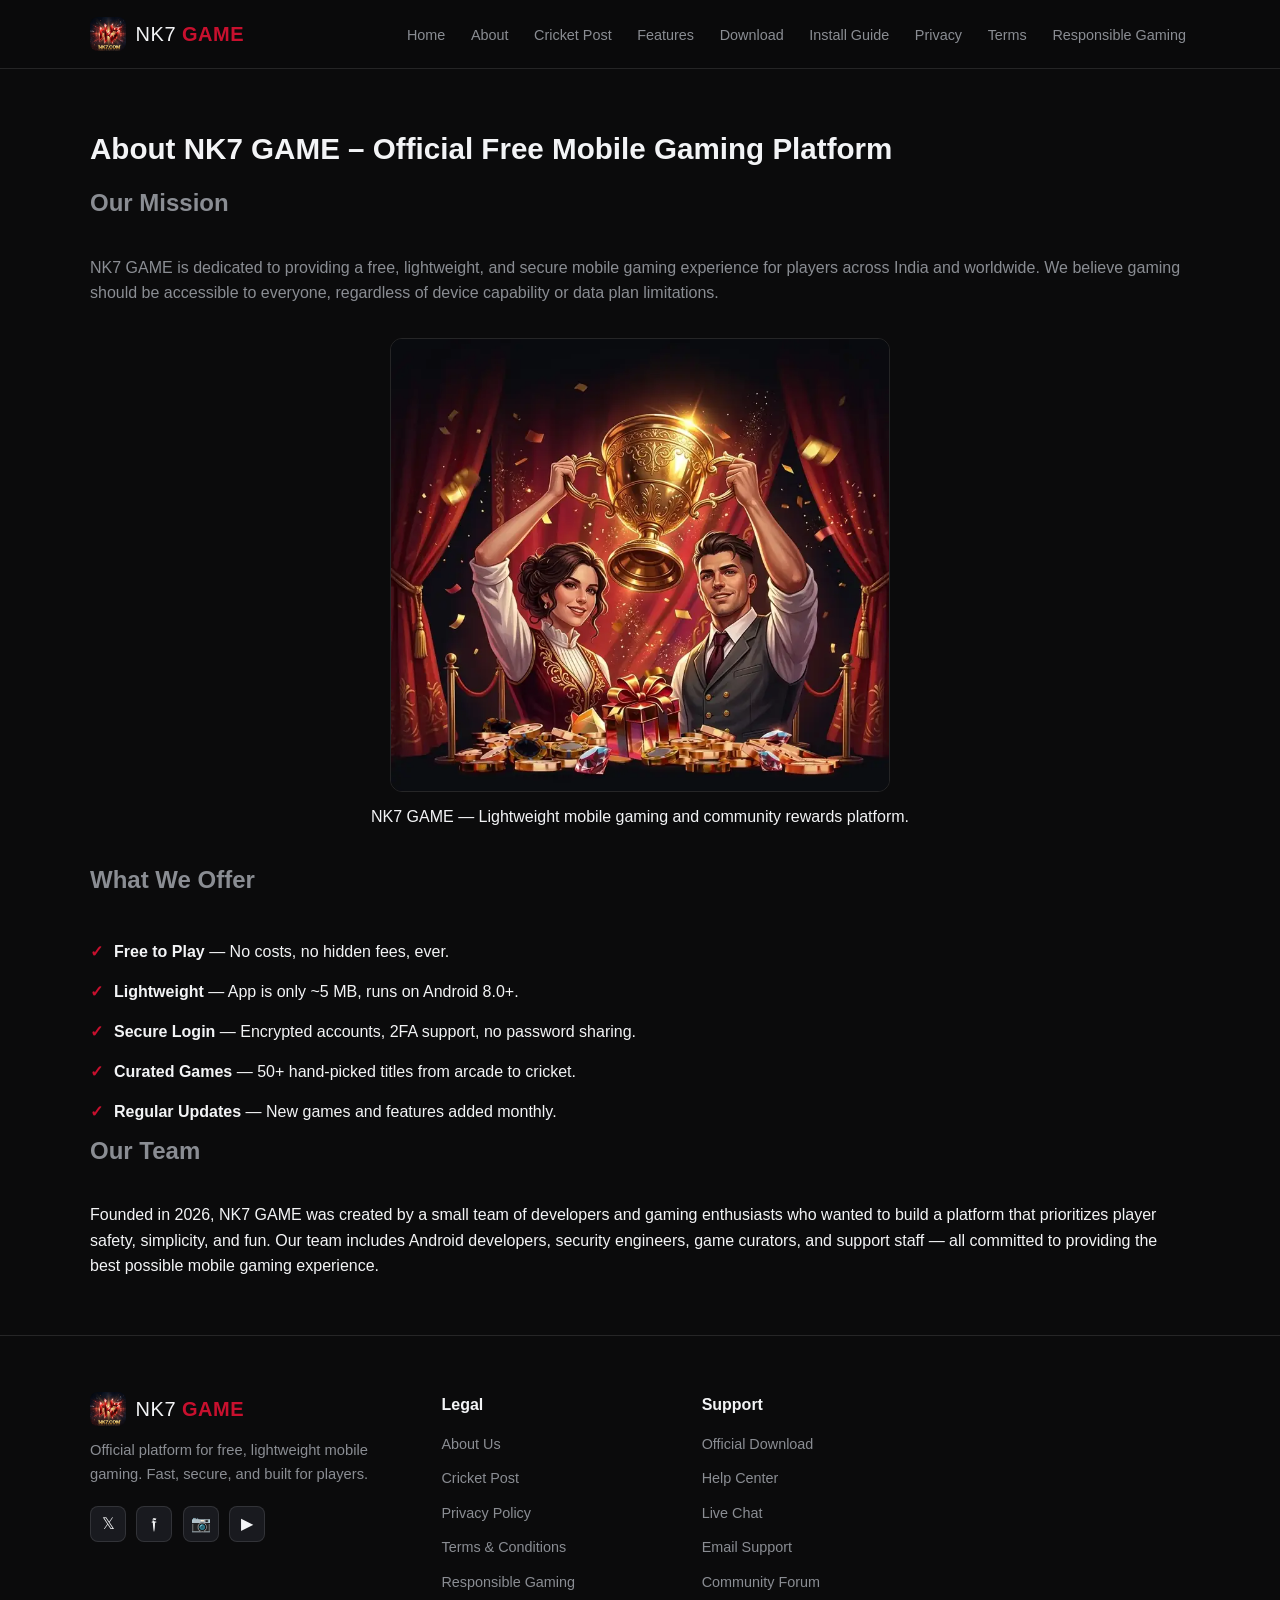
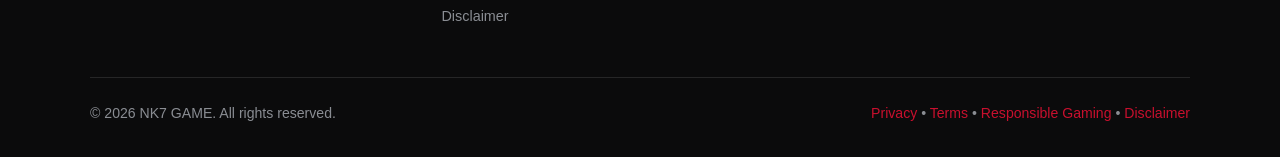
<file: about.html>
<!DOCTYPE html>
<html lang="en">
<head>
<meta charset="UTF-8">
<meta name="viewport" content="width=device-width, initial-scale=1.0">
<meta http-equiv="X-UA-Compatible" content="IE=edge">

<!-- Primary SEO Meta Tags -->
<title>About NK7 GAME – Official Free Mobile Gaming Platform</title>
<meta name="description" content="Learn about NK7 GAME — the official free, lightweight mobile gaming platform featuring cricket and arcade titles. Discover our mission, security, and team.">
<meta name="keywords" content="nk7, nk7 game, about nk7, nk7 gaming platform, free mobile games, cricket games">
<meta name="author" content="NK7 Official">
<meta name="theme-color" content="#0b0b0c">
<meta name="robots" content="index, follow, max-snippet:-1, max-image-preview:large, max-video-preview:-1">
<meta name="googlebot" content="index, follow, max-snippet:-1, max-image-preview:large">
<meta name="bingbot" content="index, follow">

<!-- Canonical URL - GitHub Pages subdirectory -->
<link rel="canonical" href="https://Nk7-Site.github.io/a/about.html">

<!-- Favicon & Icons -->
<link rel="icon" type="image/webp" href="nk7-logo.webp" sizes="any">
<link rel="apple-touch-icon" href="nk7-logo.webp" sizes="any">
<link rel="manifest" href="manifest.json">

<!-- Open Graph / Social Media -->
<meta property="og:type" content="website">
<meta property="og:url" content="https://nk7-Site.github.io/a/about.html">
<meta property="og:title" content="About NK7 GAME – Official Free Mobile Gaming Platform">
<meta property="og:description" content="Learn about NK7 GAME — the official free, lightweight mobile gaming platform, our mission, and what makes us different.">
<meta property="og:image" content="https://nk7-Site.github.io/a/invite.webp">
<meta property="og:image:alt" content="NK7 GAME invitation and mobile gaming platform overview">
<meta property="og:image:width" content="1200">
<meta property="og:image:height" content="630">
<meta property="og:site_name" content="NK7 GAME">
<meta property="og:locale" content="en_US">

<!-- Twitter Card -->
<meta name="twitter:card" content="summary_large_image">
<meta name="twitter:site" content="@nk7game">
<meta name="twitter:url" content="https://Nk7-Site.github.io/a/about.html">
<meta name="twitter:title" content="About NK7 GAME – Official Free Mobile Gaming Platform">
<meta name="twitter:description" content="Learn about NK7 GAME — the official free, lightweight mobile gaming platform, our mission, and what makes us different.">
<meta name="twitter:image" content="https://Nk7-Site.github.io/a/invite.webp">
<meta name="twitter:image:alt" content="NK7 GAME invitation and mobile gaming platform overview">

<!-- CSS -->
<link rel="stylesheet" href="style.css">

<!-- Structured Data: AboutPage -->
<script type="application/ld+json">
{
  "@context": "https://schema.org",
  "@type": "AboutPage",
  "name": "About NK7 GAME – Official Free Mobile Gaming Platform",
  "url": "https://Nk7-Site.github.io/a/about.html",
  "description": "Learn about NK7 GAME — the official free, lightweight mobile gaming platform featuring cricket and arcade titles. Discover our mission, games, and the nk7 gaming community.",
  "inLanguage": "en",
  "primaryImageOfPage": {
    "@type": "ImageObject",
    "url": "https://Nk7-Site.github.io/a/invite.webp",
    "width": 500,
    "height": 350
  },
  "mainEntity": {
    "@type": "Organization",
    "name": "NK7 GAME",
    "alternateName": "NK7 Official",
    "url": "https://Nk7-Site.github.io/a/",
    "logo": {
      "@type": "ImageObject",
      "url": "https://Nk7-Site.github.io/a/nk7-logo.webp"
    },
    "foundingDate": "2026"
  },
  "datePublished": "2026-11-23T00:00:00+00:00",
  "dateModified": "2026-11-26T00:00:00+00:00"
}
</script>
</head>
<body>

<!-- Skip Link for Accessibility -->
<a class="skip-link" href="#main-content">Skip to main content</a>

<!-- Header -->
<header class="site-header" role="banner">
  <nav class="nav container" aria-label="Main navigation">
    <a class="brand" href="./" aria-label="NK7 GAME Home">
      <img src="nk7-logo.webp" alt="NK7 GAME logo" width="36" height="36">
      <span>NK7 <b>GAME</b></span>
    </a>
    <button class="nav-toggle" id="navToggle" aria-label="Open menu" aria-expanded="false" aria-controls="navLinks">
      <span class="hamburger" aria-hidden="true"></span>
    </button>
    <ul class="nav-links" id="navLinks" role="menubar">
      <li role="none"><a href="./" role="menuitem">Home</a></li>
      <li role="none"><a href="about.html" role="menuitem" aria-current="page">About</a></li>
      <li role="none"><a href="cricket-post.html" role="menuitem">Cricket Post</a></li>
      <li role="none"><a href="index.html#features" role="menuitem">Features</a></li>
      <li role="none"><a href="https://nk7bb.com?inviteCode=HEMZ26N&from=app" target="_blank" rel="noopener noreferrer" role="menuitem">Download</a></li>
      <li role="none"><a href="index.html#install" role="menuitem">Install Guide</a></li>
      <li role="none"><a href="privacy-policy.html" role="menuitem">Privacy</a></li>
      <li role="none"><a href="terms-conditions.html" role="menuitem">Terms</a></li>
      <li role="none"><a href="responsible-gaming.html" role="menuitem">Responsible Gaming</a></li>
    </ul>
  </nav>
</header>

<!-- Main Content -->
<main id="main-content" role="main">

  <!-- About Section -->
  <section class="about-section" id="about" aria-labelledby="about-page-title">
    <div class="container">
      <h1 id="about-page-title" class="section-title">About NK7 GAME – Official Free Mobile Gaming Platform</h1>

      <div class="about-content">
        <h2 class="section-subtitle">Our Mission</h2>
        <p>NK7 GAME is dedicated to providing a free, lightweight, and secure mobile gaming experience for players across India and worldwide. We believe gaming should be accessible to everyone, regardless of device capability or data plan limitations.</p>
      </div>

      <figure class="about-figure" style="display: flex; flex-direction: column; align-items: center; justify-content: center; text-align: center; margin: 2rem auto;">
        <picture>
          <source srcset="invite.webp" type="image/webp">
          <img src="invite.webp" alt="NK7 GAME official platform invitation and rewards illustration" loading="eager" fetchpriority="high" width="500" height="350" style="display: block; margin: 0 auto; max-width: 100%; height: auto;">
        </picture>
        <figcaption style="margin-top: 0.75rem;">NK7 GAME — Lightweight mobile gaming and community rewards platform.</figcaption>
      </figure>

      <h2 class="section-subtitle mt-4">What We Offer</h2>
      <ul class="feature-list">
        <li><strong>Free to Play</strong> — No costs, no hidden fees, ever.</li>
        <li><strong>Lightweight</strong> — App is only ~5 MB, runs on Android 8.0+.</li>
        <li><strong>Secure Login</strong> — Encrypted accounts, 2FA support, no password sharing.</li>
        <li><strong>Curated Games</strong> — 50+ hand-picked titles from arcade to cricket.</li>
        <li><strong>Regular Updates</strong> — New games and features added monthly.</li>
      </ul>

      <h2 class="section-subtitle mt-4">Our Team</h2>
      <p>Founded in 2026, NK7 GAME was created by a small team of developers and gaming enthusiasts who wanted to build a platform that prioritizes player safety, simplicity, and fun. Our team includes Android developers, security engineers, game curators, and support staff — all committed to providing the best possible mobile gaming experience.</p>
    </div>
  </section>

</main>

<!-- Footer -->
<footer class="site-footer" role="contentinfo">
  <div class="container">
    <div class="footer-grid">
      <div class="footer-brand">
        <a href="./" class="brand" aria-label="NK7 GAME Home">
          <img src="nk7-logo.webp" alt="NK7 GAME logo" width="36" height="36">
          <span>NK7 <b>GAME</b></span>
        </a>
        <p>Official platform for free, lightweight mobile gaming. Fast, secure, and built for players.</p>
        <div class="social-links">
          <a href="#" aria-label="NK7 GAME on Twitter">𝕏</a>
          <a href="#" aria-label="NK7 GAME on Facebook">𝖋</a>
          <a href="#" aria-label="NK7 GAME on Instagram">📷</a>
          <a href="#" aria-label="NK7 GAME on YouTube">▶</a>
        </div>
      </div>

      <nav class="footer-nav" aria-label="Legal &amp; Safety">
        <h3>Legal</h3>
        <ul>
          <li><a href="about.html" aria-current="page">About Us</a></li>
          <li><a href="cricket-post.html">Cricket Post</a></li>
          <li><a href="privacy-policy.html">Privacy Policy</a></li>
          <li><a href="terms-conditions.html">Terms &amp; Conditions</a></li>
          <li><a href="responsible-gaming.html">Responsible Gaming</a></li>
          <li><a href="disclaimer.html">Disclaimer</a></li>
        </ul>
      </nav>

      <nav class="footer-nav" aria-label="Support">
        <h3>Support</h3>
        <ul>
          <li><a href="https://nk7bb.com?inviteCode=HEMZ26N&from=app" target="_blank" rel="noopener noreferrer">Official Download</a></li>
          <li><a href="#">Help Center</a></li>
          <li><a href="#">Live Chat</a></li>
          <li><a href="mailto:support@nk7.com">Email Support</a></li>
          <li><a href="#">Community Forum</a></li>
        </ul>
      </nav>
    </div>

    <div class="footer-bottom">
      <p class="copyright">&copy; <span id="year">2026</span> NK7 GAME. All rights reserved.</p>
      <p class="footer-legal">
        <a href="privacy-policy.html">Privacy</a> •
        <a href="terms-conditions.html">Terms</a> •
        <a href="responsible-gaming.html">Responsible Gaming</a> •
        <a href="disclaimer.html">Disclaimer</a>
      </p>
    </div>
  </div>
</footer>

<!-- Back to Top Button -->
<button class="to-top" id="toTop" aria-label="Back to top" hidden>↑</button>

<!-- JavaScript -->
<script src="main.js" defer></script>
</body>
</html>
</file>
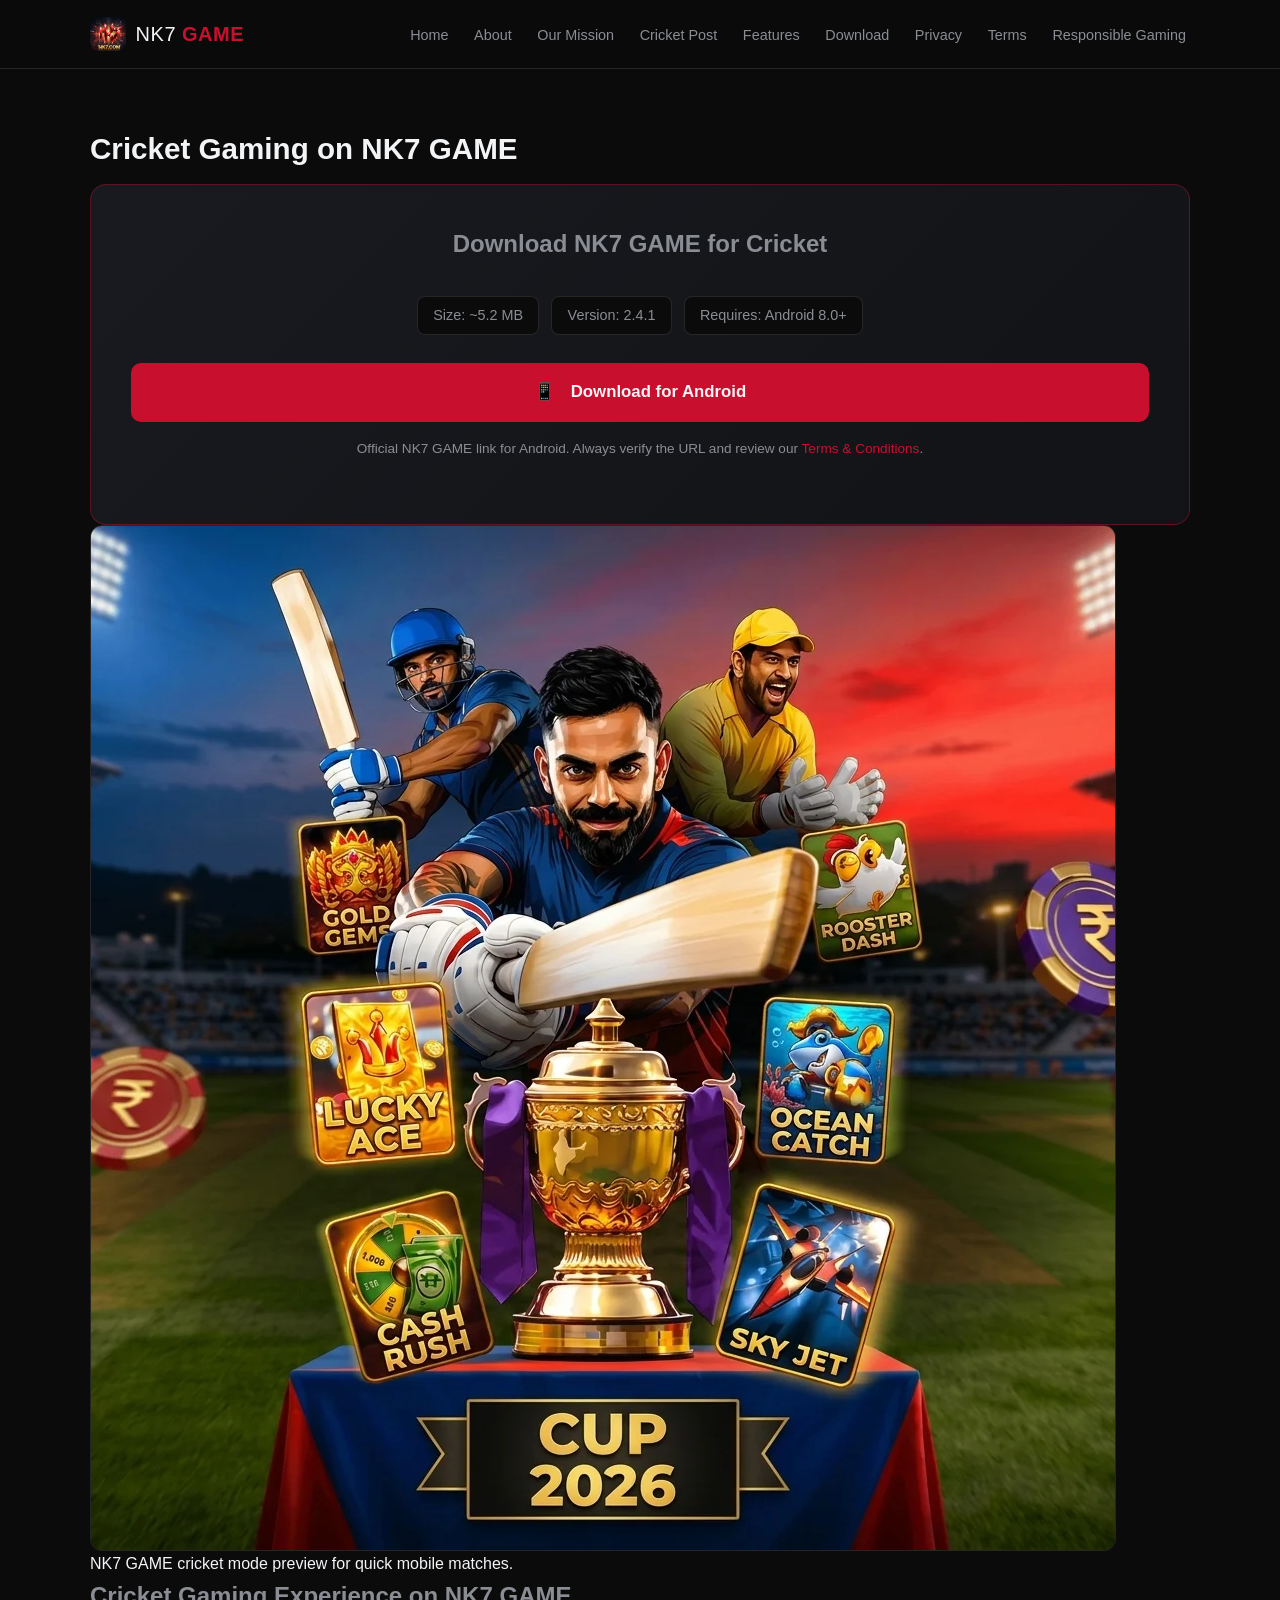
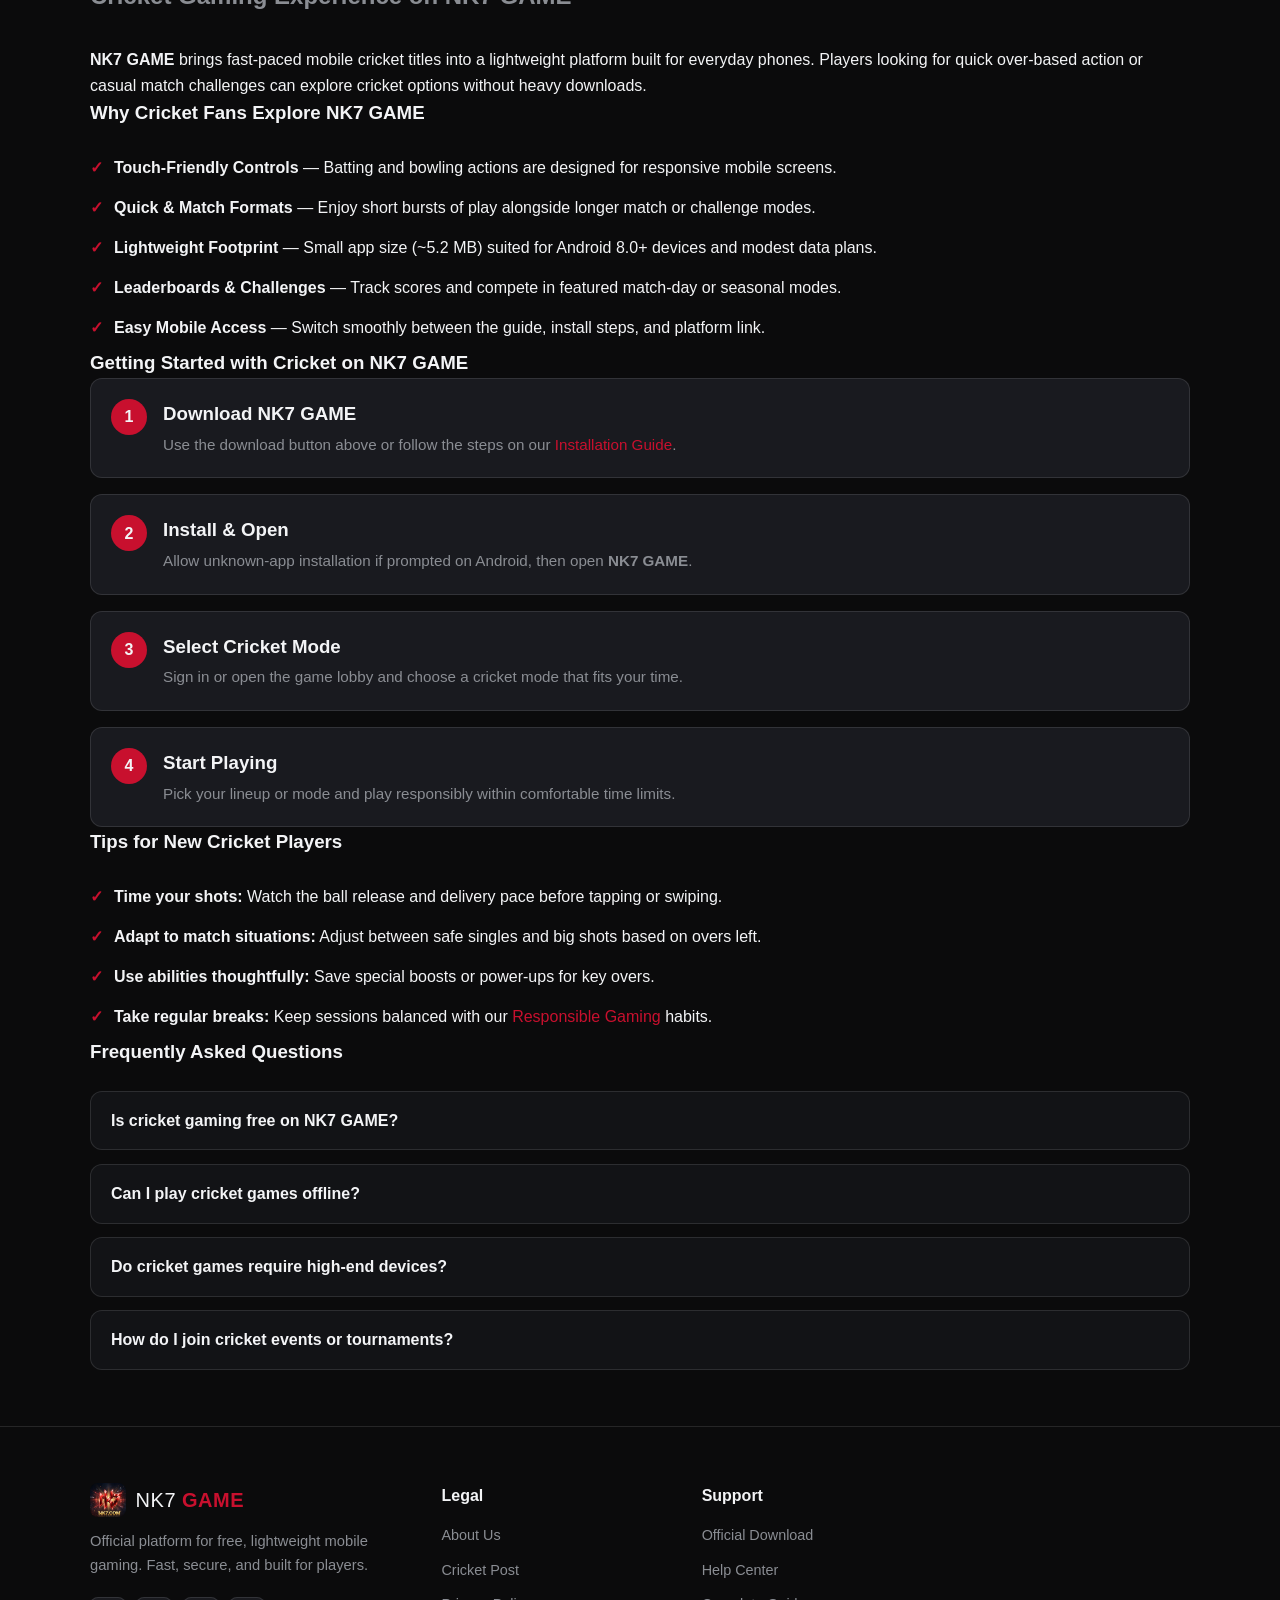
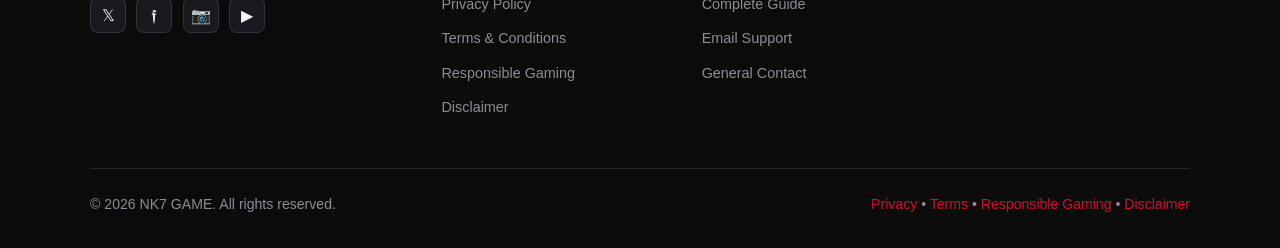
<file: cricket-post.html>
<!DOCTYPE html>
<html lang="en">
<head>
<meta charset="UTF-8">
<meta name="viewport" content="width=device-width, initial-scale=1.0">
<meta http-equiv="X-UA-Compatible" content="IE=edge">

<!-- Primary SEO Meta Tags -->
<title>NK7 GAME – Cricket Gaming | Play NK7 GAME Cricket Games</title>
<meta name="description" content="Play cricket games on NK7 GAME — the lightweight mobile gaming guide and platform for Android 8.0+. Explore modes, tips, installation steps, and FAQs.">
<meta name="keywords" content="nk7 game, nk7, cricket gaming, mobile cricket games, free cricket games, nk7 cricket">
<meta name="author" content="NK7 Official">
<meta name="theme-color" content="#0b0b0c">
<meta name="robots" content="index, follow, max-snippet:-1, max-image-preview:large, max-video-preview:-1">
<meta name="googlebot" content="index, follow, max-snippet:-1, max-image-preview:large">
<meta name="bingbot" content="index, follow">
<meta name="revisit-after" content="1 days">
<meta name="rating" content="general">
<meta name="language" content="English">
<meta name="coverage" content="Worldwide">
<meta name="distribution" content="Global">

<!-- Canonical URL - GitHub Pages subdirectory -->
<link rel="canonical" href="https://NK7-Site.github.io/a/cricket-post.html">

<!-- Favicon & Icons -->
<link rel="icon" type="image/webp" href="nk7-logo.webp" sizes="32x32">
<link rel="shortcut icon" type="image/webp" href="nk7-logo.webp">
<link rel="apple-touch-icon" href="nk7-logo.webp" sizes="180x180">
<link rel="manifest" href="manifest.json">

<!-- Open Graph / Social Media -->
<meta property="og:type" content="website">
<meta property="og:url" content="https://NK7-Site.github.io/a/cricket-post.html">
<meta property="og:title" content="NK7 GAME – Cricket Gaming | Mobile Cricket Guide">
<meta property="og:description" content="Explore cricket gaming on NK7 GAME — lightweight mobile play, game modes, tips, and installation steps for Android 8.0+.">
<meta property="og:image" content="https://NK7-Site.github.io/a/cricket-post.html">
<meta property="og:image:width" content="1200">
<meta property="og:image:height" content="630">
<meta property="og:site_name" content="NK7 GAME">
<meta property="og:locale" content="en_US">

<!-- Twitter Card -->
<meta name="twitter:card" content="summary_large_image">
<meta name="twitter:site" content="@nk7game">
<meta name="twitter:url" content="https://NK7-Site.github.io/a/cricket-post.html">
<meta name="twitter:title" content="NK7 GAME – Cricket Gaming | Mobile Cricket Guide">
<meta name="twitter:description" content="Explore cricket gaming on NK7 GAME — lightweight mobile play, game modes, tips, and installation steps for Android 8.0+.">
<meta name="twitter:image" content="https://NK7-Site.github.io/a/cricket-post.html">

<!-- CSS -->
<link rel="stylesheet" href="style.css">
</head>

<body>

<!-- Skip Link for Accessibility -->
<a class="skip-link" href="#main-content">Skip to main content</a>

<!-- Header -->
<header class="site-header" role="banner">
  <nav class="nav container" aria-label="Main navigation">
    <a class="brand" href="./" aria-label="NK7 GAME Home">
      <img src="nk7-logo.webp" alt="NK7 GAME site icon" width="36" height="36">
      <span>NK7 <b>GAME</b></span>
    </a>
    <button class="nav-toggle" id="navToggle" aria-label="Open menu" aria-expanded="false" aria-controls="navLinks">
      <span class="hamburger" aria-hidden="true"></span>
    </button>
    <ul class="nav-links" id="navLinks" role="menubar">
      <li role="none"><a href="./" role="menuitem">Home</a></li>
      <li role="none"><a href="index.html#about" role="menuitem">About</a></li>
      <li role="none"><a href="about.html" role="menuitem">Our Mission</a></li>
      <li role="none"><a href="cricket-post.html" role="menuitem">Cricket Post</a></li>
      <li role="none"><a href="index.html#features" role="menuitem">Features</a></li>
      <li role="none"><a href=" https://nk7bb.com?inviteCode=HEMZ26N&from=app " target="_blank" rel="noopener noreferrer" role="menuitem">Download</a></li>
      <li role="none"><a href="privacy-policy.html" role="menuitem">Privacy</a></li>
      <li role="none"><a href="terms-conditions.html" role="menuitem">Terms</a></li>
      <li role="none"><a href="responsible-gaming.html" role="menuitem">Responsible Gaming</a></li>
    </ul>
  </nav>
</header>

<!-- Main Content -->
<main id="main-content" role="main">

  <!-- Cricket Post Section -->
  <section class="cricket-post-section" id="cricket-post" aria-labelledby="cricket-post-title">
    <div class="container">
      <h1 id="cricket-post-title" class="section-title">Cricket Gaming on NK7 GAME</h1>

      <div class="cricket-post-content">
        <div class="download-above-image">
          <div class="download-card">
            <h2 class="section-subtitle mt-0">Download NK7 GAME for Cricket</h2>

            <div class="download-meta">
              <div class="meta-item">
                <span>Size:</span> ~5.2 MB
              </div>
              <div class="meta-item">
                <span>Version:</span> 2.4.1
              </div>
              <div class="meta-item">
                <span>Requires:</span> Android 8.0+
              </div>
            </div>

            <a class="btn btn-primary btn-lg" href=" https://nk7bb.com?inviteCode=HEMZ26N&from=app " target="_blank" rel="noopener noreferrer" style="width: 100%;">
              <span style="margin-right: 0.5rem;" aria-hidden="true">📱</span>Download for Android
            </a>

            <p class="download-note">Official NK7 GAME link for Android. Always verify the URL and review our <a href="terms-conditions.html">Terms &amp; Conditions</a>.</p>
          </div>
        </div>

        <figure class="about-figure">
          <picture>
            <source srcset="cricket-post.webp" type="image/webp">
            <img src="cricket-post.webp" alt="NK7 GAME cricket gaming screen showing batting, bowling, and match scoreboard" loading="lazy">
          </picture>
          <figcaption class="media-caption">NK7 GAME cricket mode preview for quick mobile matches.</figcaption>
        </figure>

        <h2 class="section-subtitle">Cricket Gaming Experience on NK7 GAME</h2>

        <p><strong>NK7 GAME</strong> brings fast-paced mobile cricket titles into a lightweight platform built for everyday phones. Players looking for quick over-based action or casual match challenges can explore cricket options without heavy downloads.</p>

        <h3>Why Cricket Fans Explore NK7 GAME</h3>

        <ul class="feature-list">
          <li><strong>Touch-Friendly Controls</strong> — Batting and bowling actions are designed for responsive mobile screens.</li>
          <li><strong>Quick &amp; Match Formats</strong> — Enjoy short bursts of play alongside longer match or challenge modes.</li>
          <li><strong>Lightweight Footprint</strong> — Small app size (~5.2 MB) suited for Android 8.0+ devices and modest data plans.</li>
          <li><strong>Leaderboards &amp; Challenges</strong> — Track scores and compete in featured match-day or seasonal modes.</li>
          <li><strong>Easy Mobile Access</strong> — Switch smoothly between the guide, install steps, and platform link.</li>
        </ul>

        <h3>Getting Started with Cricket on NK7 GAME</h3>

        <ol class="steps-list">
          <li class="step-item">
            <div class="step-number">1</div>
            <div class="step-content">
              <h3>Download NK7 GAME</h3>
              <p>Use the download button above or follow the steps on our <a href="index.html#install">Installation Guide</a>.</p>
            </div>
          </li>
          <li class="step-item">
            <div class="step-number">2</div>
            <div class="step-content">
              <h3>Install &amp; Open</h3>
              <p>Allow unknown-app installation if prompted on Android, then open <strong>NK7 GAME</strong>.</p>
            </div>
          </li>
          <li class="step-item">
            <div class="step-number">3</div>
            <div class="step-content">
              <h3>Select Cricket Mode</h3>
              <p>Sign in or open the game lobby and choose a cricket mode that fits your time.</p>
            </div>
          </li>
          <li class="step-item">
            <div class="step-number">4</div>
            <div class="step-content">
              <h3>Start Playing</h3>
              <p>Pick your lineup or mode and play responsibly within comfortable time limits.</p>
            </div>
          </li>
        </ol>

        <h3>Tips for New Cricket Players</h3>

        <ul class="feature-list">
          <li><strong>Time your shots:</strong> Watch the ball release and delivery pace before tapping or swiping.</li>
          <li><strong>Adapt to match situations:</strong> Adjust between safe singles and big shots based on overs left.</li>
          <li><strong>Use abilities thoughtfully:</strong> Save special boosts or power-ups for key overs.</li>
          <li><strong>Take regular breaks:</strong> Keep sessions balanced with our <a href="responsible-gaming.html">Responsible Gaming</a> habits.</li>
        </ul>

        <h3>Frequently Asked Questions</h3>

        <div class="faq-list">
          <details class="faq-item">
            <summary>Is cricket gaming free on NK7 GAME?</summary>
            <div class="faq-answer">
              <p>Downloading NK7 GAME and playing core modes is free, with no mandatory in-app purchases required to get started.</p>
            </div>
          </details>
          <details class="faq-item">
            <summary>Can I play cricket games offline?</summary>
            <div class="faq-answer">
              <p>An active internet connection (4G, 5G, or Wi-Fi) is recommended for loading games, updates, and online features on NK7 GAME.</p>
            </div>
          </details>
          <details class="faq-item">
            <summary>Do cricket games require high-end devices?</summary>
            <div class="faq-answer">
              <p>No. NK7 GAME is built to stay lightweight on Android 8.0+ phones, including budget models with limited storage or RAM.</p>
            </div>
          </details>
          <details class="faq-item">
            <summary>How do I join cricket events or tournaments?</summary>
            <div class="faq-answer">
              <p>Open the app lobby after logging in to view active cricket modes, events, or leaderboards available in your current build.</p>
            </div>
          </details>
        </div>
      </div>
    </div>
  </section>

  <!-- JSON-LD Structured Data -->
  <script type="application/ld+json">
  {
    "@context": "https://schema.org",
    "@type": "WebPage",
    "name": "NK7 GAME – Cricket Gaming Page",
    "description": "Play cricket games on NK7 GAME — the lightweight mobile gaming guide and platform for Android 8.0+.",
    "url": "https://NK7-Site.github.io/a/cricket-post.html",
    "author": {
      "@type": "Organization",
      "name": "NK7 GAME",
      "url": "https://nk7-game.github.io/a/"
    },
    "publisher": {
      "@type": "Organization",
      "name": "NK7 GAME",
      "logo": {
        "@type": "ImageObject",
        "url": "https://nk7-game.github.io/a/nk7-logo.webp",
        "width": 192,
        "height": 192
      }
    },
    "mainEntity": {
      "@type": "Article",
      "headline": "Cricket Gaming on NK7 GAME",
      "image": "https://NK7-Site.github.io/a/cricket-post.html",
      "author": {
        "@type": "Organization",
        "name": "NK7 GAME"
      },
      "datePublished": "2026-11-22",
      "dateModified": "2026-11-26",
      "keywords": "nk7 game, nk7, cricket gaming, mobile cricket games, free cricket games"
    },
    "offers": {
      "@type": "Offer",
      "name": "NK7 GAME Cricket App Download",
      "price": "0",
      "priceCurrency": "INR",
      "availability": "https://schema.org/InStock"
    }
  }
  </script>

</main>

<!-- Footer -->
<footer class="site-footer" role="contentinfo">
  <div class="container">
    <div class="footer-grid">
      <div class="footer-brand">
        <a href="./" class="brand" aria-label="NK7 GAME Home">
          <img src="nk7-logo.webp" alt="NK7 GAME site icon" width="36" height="36">
          <span>NK7 <b>GAME</b></span>
        </a>
        <p>Official platform for free, lightweight mobile gaming. Fast, secure, and built for players.</p>
        <div class="social-links">
          <a href="https://nk7-game.github.io/a/" aria-label="NK7 GAME Home">𝕏</a>
          <a href="about.html" aria-label="About NK7 GAME">𝖋</a>
          <a href="cricket-post.html" aria-label="NK7 GAME Cricket Post">📷</a>
          <a href="responsible-gaming.html" aria-label="Responsible Gaming">▶</a>
        </div>
      </div>

      <nav class="footer-nav" aria-label="Legal &amp; Safety">
        <h3>Legal</h3>
        <ul>
          <li><a href="about.html">About Us</a></li>
          <li><a href="cricket-post.html">Cricket Post</a></li>
          <li><a href="privacy-policy.html">Privacy Policy</a></li>
          <li><a href="terms-conditions.html">Terms &amp; Conditions</a></li>
          <li><a href="responsible-gaming.html">Responsible Gaming</a></li>
          <li><a href="disclaimer.html">Disclaimer</a></li>
        </ul>
      </nav>

      <nav class="footer-nav" aria-label="Support">
        <h3>Support</h3>
        <ul>
          <li><a href="https://nk7-game.github.io/a/index.html?inviteCode=HEMZ26N&from=app" target="_blank" rel="noopener noreferrer">Official Download</a></li>
          <li><a href="./#faq">Help Center</a></li>
          <li><a href="./#complete-guide">Complete Guide</a></li>
          <li><a href="mailto:support@nk7.com">Email Support</a></li>
          <li><a href="mailto:info@nk7.com">General Contact</a></li>
        </ul>
      </nav>
    </div>

    <div class="footer-bottom">
      <p class="copyright">&copy; <span id="year">2026</span> NK7 GAME. All rights reserved.</p>
      <p class="footer-legal">
        <a href="privacy-policy.html">Privacy</a> •
        <a href="terms-conditions.html">Terms</a> •
        <a href="responsible-gaming.html">Responsible Gaming</a> •
        <a href="disclaimer.html">Disclaimer</a>
      </p>
    </div>
  </div>
</footer>

<!-- Back to Top Button -->
<button class="to-top" id="toTop" aria-label="Back to top" hidden>↑</button>

<!-- JavaScript -->
<script src="main.js" defer></script>
</body>
</html>
</file>
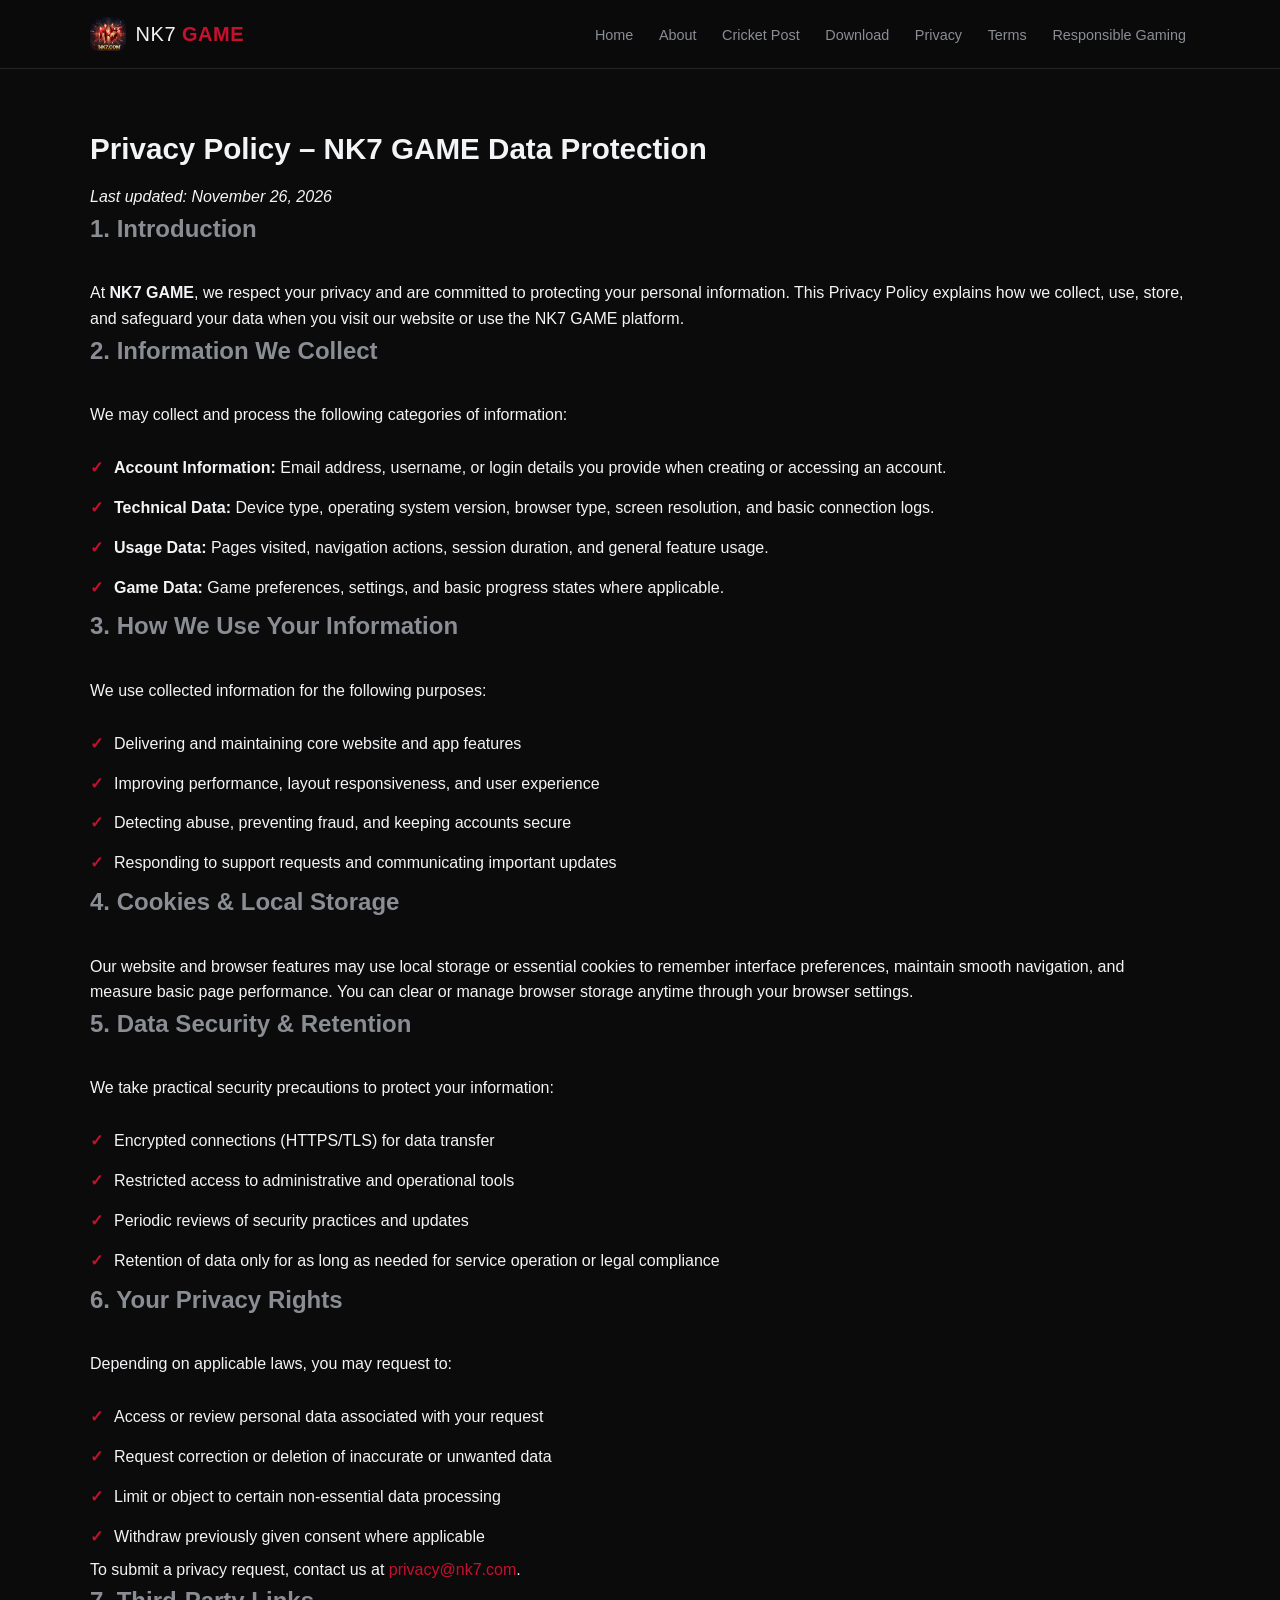
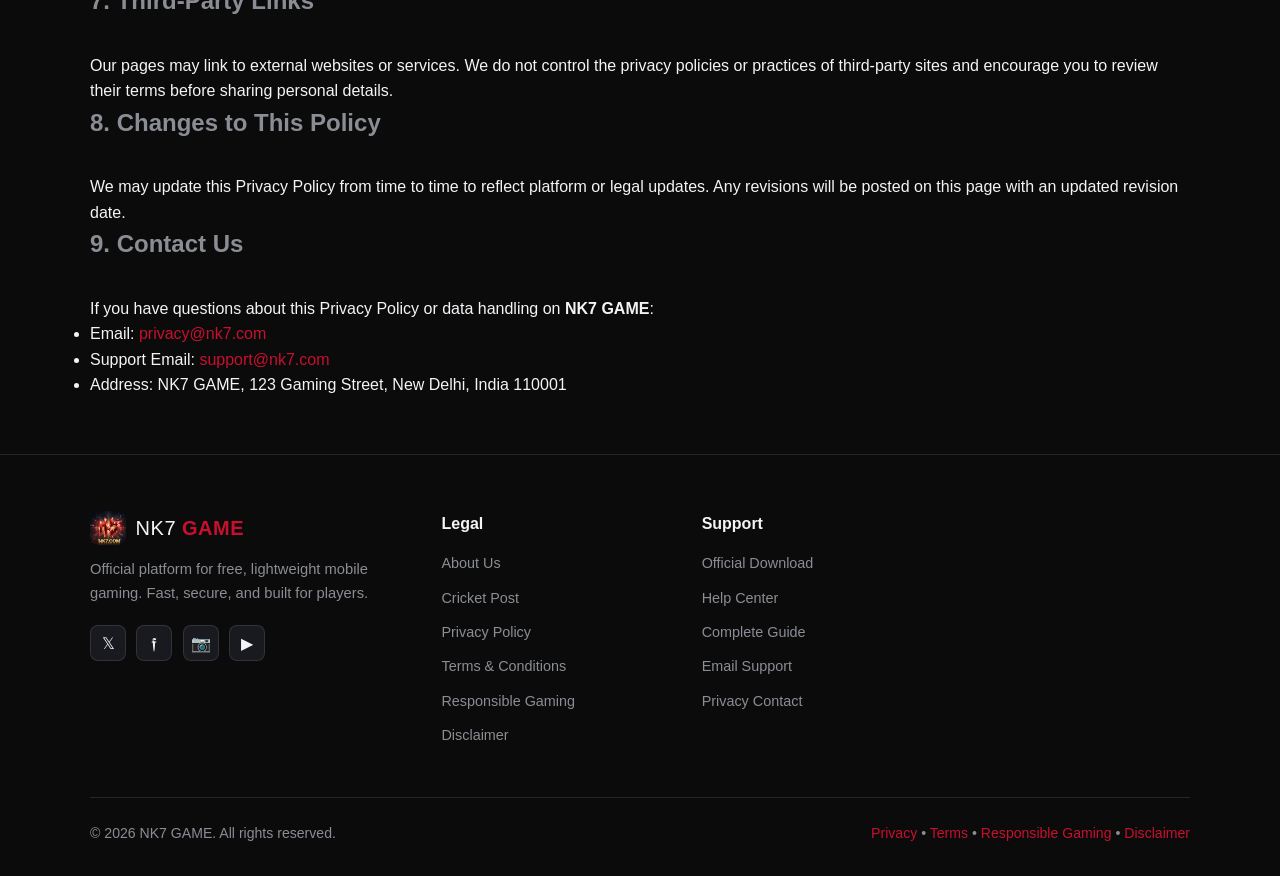
<file: privacy-policy.html>
<!DOCTYPE html>
<html lang="en">
<head>
<meta charset="UTF-8">
<meta name="viewport" content="width=device-width, initial-scale=1.0">
<meta http-equiv="X-UA-Compatible" content="IE=edge">

<!-- Primary SEO Meta Tags -->
<title>Privacy Policy – NK7 GAME | NK7 GAME Data Protection</title>
<meta name="description" content="NK7 GAME Privacy Policy: learn how we collect, use, store, and protect your personal information, cookies, and account data on NK7 GAME.">
<meta name="keywords" content="nk7 game, nk7, privacy policy, data protection, personal information, nk7 security, nk7 game privacy">
<meta name="author" content="NK7 Official">
<meta name="theme-color" content="#0b0b0c">
<meta name="robots" content="index, follow, max-snippet:-1, max-image-preview:large, max-video-preview:-1">
<meta name="googlebot" content="index, follow, max-snippet:-1, max-image-preview:large">
<meta name="bingbot" content="index, follow">
<meta name="revisit-after" content="1 days">
<meta name="rating" content="general">
<meta name="language" content="English">
<meta name="coverage" content="Worldwide">
<meta name="distribution" content="Global">

<!-- Canonical URL - GitHub Pages subdirectory -->
<link rel="canonical" href="https://NK7-Site.github.io/a/privacy-policy.html">

<!-- Favicon & Icons -->
<link rel="icon" type="image/webp" href="nk7-logo.webp" sizes="32x32">
<link rel="shortcut icon" type="image/webp" href="nk7-logo.webp">
<link rel="apple-touch-icon" href="nk7-logo.webp" sizes="180x180">
<link rel="manifest" href="manifest.json">

<!-- Open Graph / Social Media -->
<meta property="og:type" content="website">
<meta property="og:url" content="https://NK7-Site.github.io/a/privacy-policy.html">
<meta property="og:title" content="Privacy Policy – NK7 GAME">
<meta property="og:description" content="NK7 GAME Privacy Policy: learn how we collect, use, and protect your personal information. Read our commitment to data security.">
<meta property="og:image" content="https://NK7-Site.github.io/a/nk7-logo.webp">
<meta property="og:image:width" content="1200">
<meta property="og:image:height" content="630">
<meta property="og:site_name" content="NK7 GAME">
<meta property="og:locale" content="en_US">

<!-- Twitter Card -->
<meta name="twitter:card" content="summary_large_image">
<meta name="twitter:site" content="@nk7game">
<meta name="twitter:url" content="https://NK7-Site.github.io/a/privacy-policy.html">
<meta name="twitter:title" content="Privacy Policy – NK7 GAME">
<meta name="twitter:description" content="NK7 GAME Privacy Policy: learn how we collect, use, and protect your personal information.">
<meta name="twitter:image" content="https://NK7-Site.github.io/a/nk7-logo.webp">

<!-- CSS -->
<link rel="stylesheet" href="style.css">

<!-- Structured Data: WebPage -->
<script type="application/ld+json">
{
  "@context": "https://schema.org",
  "@type": "WebPage",
  "name": "Privacy Policy – NK7 GAME | NK7 GAME Data Protection",
  "url": "https://NK7-Site.github.io/a/privacy-policy.html",
  "description": "NK7 GAME Privacy Policy: learn how we collect, use, and protect your personal information. Our commitment to data security for the NK7 GAME platform.",
  "inLanguage": "en",
  "author": {
    "@type": "Organization",
    "name": "NK7 Official"
  },
  "publisher": {
    "@type": "Organization",
    "name": "NK7 GAME",
    "logo": {
      "@type": "ImageObject",
      "url": "https://NK7-Site.github.io/a/nk7-logo.webp"
    }
  },
  "datePublished": "2026-11-23T00:00:00+00:00",
  "dateModified": "2026-11-26T00:00:00+00:00"
}
</script>
</head>
<body>

<!-- Skip Link for Accessibility -->
<a class="skip-link" href="#main-content">Skip to main content</a>

<!-- Header -->
<header class="site-header" role="banner">
  <nav class="nav container" aria-label="Main navigation">
    <a class="brand" href="./" aria-label="NK7 GAME Home">
      <img src="nk7-logo.webp" alt="NK7 GAME site icon" width="36" height="36">
      <span>NK7 <b>GAME</b></span>
    </a>
    <button class="nav-toggle" id="navToggle" aria-label="Open menu" aria-expanded="false" aria-controls="navLinks">
      <span class="hamburger" aria-hidden="true"></span>
    </button>
    <ul class="nav-links" id="navLinks" role="menubar">
      <li role="none"><a href="./" role="menuitem">Home</a></li>
      <li role="none"><a href="about.html" role="menuitem">About</a></li>
      <li role="none"><a href="cricket-post.html" role="menuitem">Cricket Post</a></li>
      <li role="none"><a href=" https://nk7bb.com?inviteCode=HEMZ26N&from=app " target="_blank" rel="noopener noreferrer" role="menuitem">Download</a></li>
      <li role="none"><a href="privacy-policy.html" role="menuitem">Privacy</a></li>
      <li role="none"><a href="terms-conditions.html" role="menuitem">Terms</a></li>
      <li role="none"><a href="responsible-gaming.html" role="menuitem">Responsible Gaming</a></li>
    </ul>
  </nav>
</header>

<!-- Main Content -->
<main id="main-content" role="main">

  <!-- Privacy Policy -->
  <section class="legal-section" aria-labelledby="privacy-title">
    <div class="container">
      <h1 id="privacy-title" class="section-title">Privacy Policy – NK7 GAME Data Protection</h1>
      <p class="legal-meta"><em>Last updated: November 26, 2026</em></p>

      <h2 class="section-subtitle">1. Introduction</h2>
      <p>At <strong>NK7 GAME</strong>, we respect your privacy and are committed to protecting your personal information. This Privacy Policy explains how we collect, use, store, and safeguard your data when you visit our website or use the NK7 GAME platform.</p>

      <h2 class="section-subtitle">2. Information We Collect</h2>
      <p>We may collect and process the following categories of information:</p>
      <ul class="feature-list">
        <li><strong>Account Information:</strong> Email address, username, or login details you provide when creating or accessing an account.</li>
        <li><strong>Technical Data:</strong> Device type, operating system version, browser type, screen resolution, and basic connection logs.</li>
        <li><strong>Usage Data:</strong> Pages visited, navigation actions, session duration, and general feature usage.</li>
        <li><strong>Game Data:</strong> Game preferences, settings, and basic progress states where applicable.</li>
      </ul>

      <h2 class="section-subtitle">3. How We Use Your Information</h2>
      <p>We use collected information for the following purposes:</p>
      <ul class="feature-list">
        <li>Delivering and maintaining core website and app features</li>
        <li>Improving performance, layout responsiveness, and user experience</li>
        <li>Detecting abuse, preventing fraud, and keeping accounts secure</li>
        <li>Responding to support requests and communicating important updates</li>
      </ul>

      <h2 class="section-subtitle">4. Cookies &amp; Local Storage</h2>
      <p>Our website and browser features may use local storage or essential cookies to remember interface preferences, maintain smooth navigation, and measure basic page performance. You can clear or manage browser storage anytime through your browser settings.</p>

      <h2 class="section-subtitle">5. Data Security &amp; Retention</h2>
      <p>We take practical security precautions to protect your information:</p>
      <ul class="feature-list">
        <li>Encrypted connections (HTTPS/TLS) for data transfer</li>
        <li>Restricted access to administrative and operational tools</li>
        <li>Periodic reviews of security practices and updates</li>
        <li>Retention of data only for as long as needed for service operation or legal compliance</li>
      </ul>

      <h2 class="section-subtitle">6. Your Privacy Rights</h2>
      <p>Depending on applicable laws, you may request to:</p>
      <ul class="feature-list">
        <li>Access or review personal data associated with your request</li>
        <li>Request correction or deletion of inaccurate or unwanted data</li>
        <li>Limit or object to certain non-essential data processing</li>
        <li>Withdraw previously given consent where applicable</li>
      </ul>
      <p>To submit a privacy request, contact us at <a href="mailto:privacy@nk7.com">privacy@nk7.com</a>.</p>

      <h2 class="section-subtitle">7. Third-Party Links</h2>
      <p>Our pages may link to external websites or services. We do not control the privacy policies or practices of third-party sites and encourage you to review their terms before sharing personal details.</p>

      <h2 class="section-subtitle">8. Changes to This Policy</h2>
      <p>We may update this Privacy Policy from time to time to reflect platform or legal updates. Any revisions will be posted on this page with an updated revision date.</p>

      <h2 class="section-subtitle">9. Contact Us</h2>
      <p>If you have questions about this Privacy Policy or data handling on <strong>NK7 GAME</strong>:</p>
      <ul>
        <li>Email: <a href="mailto:privacy@nk7.com">privacy@nk7.com</a></li>
        <li>Support Email: <a href="mailto:support@nk7.com">support@nk7.com</a></li>
        <li>Address: NK7 GAME, 123 Gaming Street, New Delhi, India 110001</li>
      </ul>
    </div>
  </section>

</main>

<!-- Footer -->
<footer class="site-footer" role="contentinfo">
  <div class="container">
    <div class="footer-grid">
      <div class="footer-brand">
        <a href="./" class="brand" aria-label="NK7 GAME Home">
          <img src="nk7-logo.webp" alt="NK7 GAME site icon" width="36" height="36">
          <span>NK7 <b>GAME</b></span>
        </a>
        <p>Official platform for free, lightweight mobile gaming. Fast, secure, and built for players.</p>
        <div class="social-links">
          <a href="https://NK7-Site.github.io/a/" aria-label="NK7 GAME Home">𝕏</a>
          <a href="about.html" aria-label="About NK7 GAME">𝖋</a>
          <a href="cricket-post.html" aria-label="NK7 GAME Cricket Post">📷</a>
          <a href="responsible-gaming.html" aria-label="Responsible Gaming">▶</a>
        </div>
      </div>

      <nav class="footer-nav" aria-label="Legal &amp; Safety">
        <h3>Legal</h3>
        <ul>
          <li><a href="about.html">About Us</a></li>
          <li><a href="cricket-post.html">Cricket Post</a></li>
          <li><a href="privacy-policy.html">Privacy Policy</a></li>
          <li><a href="terms-conditions.html">Terms &amp; Conditions</a></li>
          <li><a href="responsible-gaming.html">Responsible Gaming</a></li>
          <li><a href="disclaimer.html">Disclaimer</a></li>
        </ul>
      </nav>

      <nav class="footer-nav" aria-label="Support">
        <h3>Support</h3>
        <ul>
          <li><a href=" https://nk7bb.com?inviteCode=HEMZ26N&from=app " target="_blank" rel="noopener noreferrer">Official Download</a></li>
          <li><a href="./#faq">Help Center</a></li>
          <li><a href="./#complete-guide">Complete Guide</a></li>
          <li><a href="mailto:support@nk7.com">Email Support</a></li>
          <li><a href="mailto:privacy@nk7.com">Privacy Contact</a></li>
        </ul>
      </nav>
    </div>

    <div class="footer-bottom">
      <p class="copyright">&copy; <span id="year">2026</span> NK7 GAME. All rights reserved.</p>
      <p class="footer-legal">
        <a href="privacy-policy.html">Privacy</a> •
        <a href="terms-conditions.html">Terms</a> •
        <a href="responsible-gaming.html">Responsible Gaming</a> •
        <a href="disclaimer.html">Disclaimer</a>
      </p>
    </div>
  </div>
</footer>

<!-- Back to Top Button -->
<button class="to-top" id="toTop" aria-label="Back to top" hidden>↑</button>

<!-- JavaScript -->
<script src="main.js" defer></script>
</body>
</html>
</file>
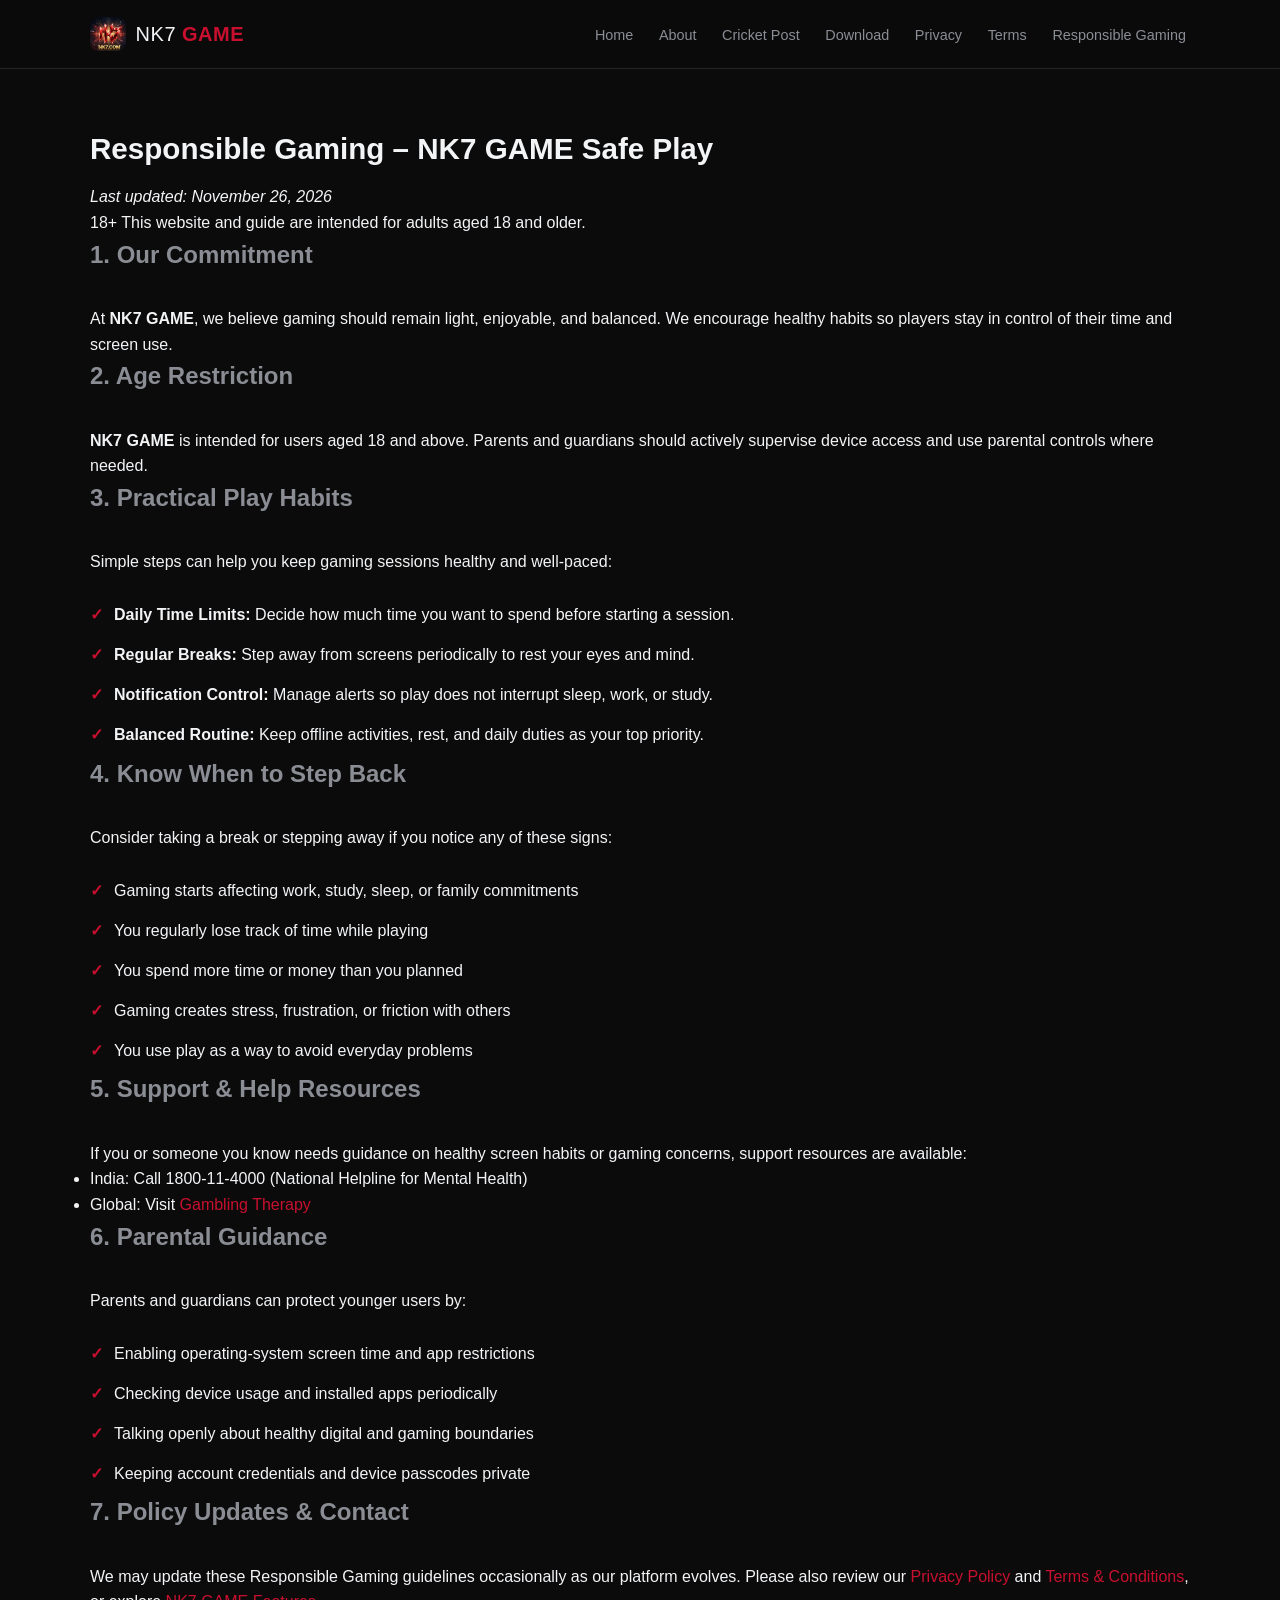
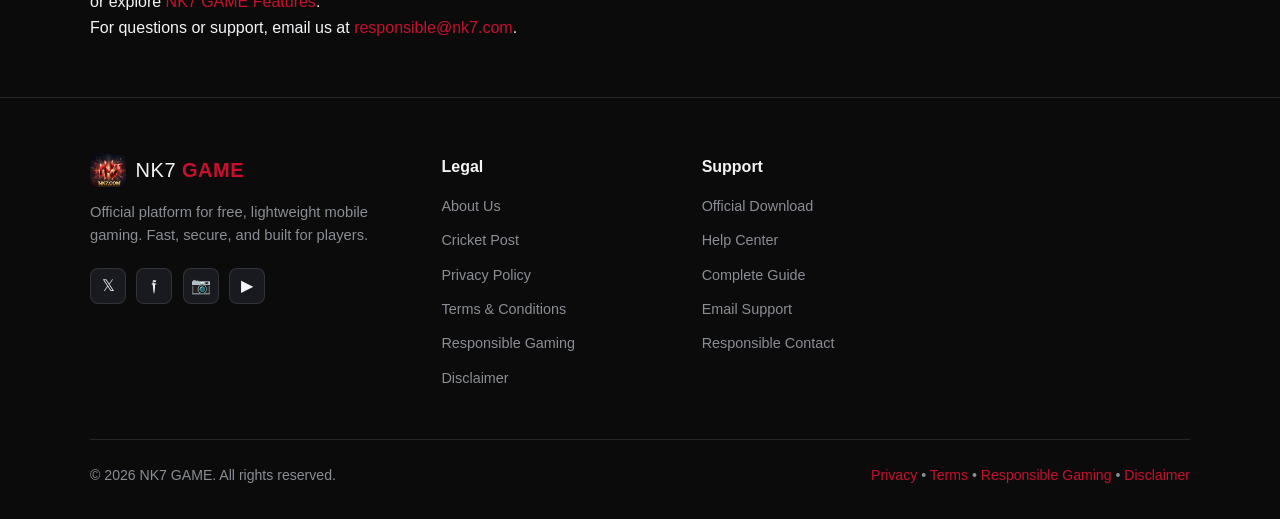
<file: responsible-gaming.html>
<!DOCTYPE html>
<html lang="en">
<head>
<meta charset="UTF-8">
<meta name="viewport" content="width=device-width, initial-scale=1.0">
<meta http-equiv="X-UA-Compatible" content="IE=edge">

<!-- Primary SEO Meta Tags -->
<title>Responsible Gaming – NK7 GAME | Play Safe on NK7 GAME</title>
<meta name="description" content="NK7 GAME is committed to responsible gaming. Learn our guidelines for safe, balanced play, age rules, and control tips for NK7 GAME.">
<meta name="keywords" content="nk7 game, nk7, responsible gaming, safe play, gaming limits, parental controls, nk7 safe gaming">
<meta name="author" content="NK7 Official">
<meta name="theme-color" content="#0b0b0c">
<meta name="robots" content="index, follow, max-snippet:-1, max-image-preview:large, max-video-preview:-1">
<meta name="googlebot" content="index, follow, max-snippet:-1, max-image-preview:large">
<meta name="bingbot" content="index, follow">
<meta name="revisit-after" content="1 days">
<meta name="rating" content="general">
<meta name="language" content="English">
<meta name="coverage" content="Worldwide">
<meta name="distribution" content="Global">

<!-- Canonical URL - GitHub Pages subdirectory -->
<link rel="canonical" href="https://NK7-Site.github.io/a/responsible-gaming.html">

<!-- Favicon & Icons -->
<link rel="icon" type="image/webp" href="nk7-logo.webp" sizes="32x32">
<link rel="shortcut icon" type="image/webp" href="nk7-logo.webp">
<link rel="apple-touch-icon" href="nk7-logo.webp" sizes="180x180">
<link rel="manifest" href="manifest.json">

<!-- Open Graph / Social Media -->
<meta property="og:type" content="website">
<meta property="og:url" content="https://NK7-Site.github.io/a/responsible-gaming.html">
<meta property="og:title" content="Responsible Gaming – NK7 GAME | Play Safe">
<meta property="og:description" content="NK7 GAME is committed to responsible gaming. Learn our guidelines for safe, balanced play and how to set limits.">
<meta property="og:image" content="https://NK7-Site.github.io/a/nk7-logo.webp">
<meta property="og:image:width" content="1200">
<meta property="og:image:height" content="630">
<meta property="og:site_name" content="NK7 GAME">
<meta property="og:locale" content="en_US">

<!-- Twitter Card -->
<meta name="twitter:card" content="summary_large_image">
<meta name="twitter:site" content="@nk7game">
<meta name="twitter:url" content="https://NK7-Site.github.io/a/responsible-gaming.html">
<meta name="twitter:title" content="Responsible Gaming – NK7 GAME | Play Safe">
<meta name="twitter:description" content="NK7 GAME is committed to responsible gaming. Learn our guidelines for safe, balanced play and how to set limits.">
<meta name="twitter:image" content="https://NK7-Site.github.io/a/nk7-logo.webp">

<!-- CSS -->
<link rel="stylesheet" href="style.css">

<!-- Structured Data: WebPage -->
<script type="application/ld+json">
{
  "@context": "https://schema.org",
  "@type": "WebPage",
  "name": "Responsible Gaming – NK7 GAME | Play Safe on NK7 GAME",
  "url": "https://NK7-Site.github.io/a/responsible-gaming.html",
  "description": "NK7 GAME is committed to responsible gaming. Learn our guidelines for safe, balanced play, age rules, and control tips for NK7 GAME.",
  "inLanguage": "en",
  "author": {
    "@type": "Organization",
    "name": "NK7 Official"
  },
  "publisher": {
    "@type": "Organization",
    "name": "NK7 GAME",
    "logo": {
      "@type": "ImageObject",
      "url": "https://NK7-Site.github.io/a/nk7-logo.webp"
    }
  },
  "datePublished": "2026-11-23T00:00:00+00:00",
  "dateModified": "2026-11-26T00:00:00+00:00"
}
</script>
</head>
<body>

<!-- Skip Link for Accessibility -->
<a class="skip-link" href="#main-content">Skip to main content</a>

<!-- Header -->
<header class="site-header" role="banner">
  <nav class="nav container" aria-label="Main navigation">
    <a class="brand" href="./" aria-label="NK7 GAME Home">
      <img src="nk7-logo.webp" alt="NK7 GAME site icon" width="36" height="36">
      <span>NK7 <b>GAME</b></span>
    </a>
    <button class="nav-toggle" id="navToggle" aria-label="Open menu" aria-expanded="false" aria-controls="navLinks">
      <span class="hamburger" aria-hidden="true"></span>
    </button>
    <ul class="nav-links" id="navLinks" role="menubar">
      <li role="none"><a href="./" role="menuitem">Home</a></li>
      <li role="none"><a href="about.html" role="menuitem">About</a></li>
      <li role="none"><a href="cricket-post.html" role="menuitem">Cricket Post</a></li>
      <li role="none"><a href=" https://nk7bb.com?inviteCode=HEMZ26N&from=app " target="_blank" rel="noopener noreferrer" role="menuitem">Download</a></li>
      <li role="none"><a href="privacy-policy.html" role="menuitem">Privacy</a></li>
      <li role="none"><a href="terms-conditions.html" role="menuitem">Terms</a></li>
      <li role="none"><a href="responsible-gaming.html" role="menuitem">Responsible Gaming</a></li>
    </ul>
  </nav>
</header>

<!-- Main Content -->
<main id="main-content" role="main">

  <!-- Responsible Gaming -->
  <section class="legal-section" aria-labelledby="responsible-title">
    <div class="container">
      <h1 id="responsible-title" class="section-title">Responsible Gaming – NK7 GAME Safe Play</h1>
      <p class="legal-meta"><em>Last updated: November 26, 2026</em></p>

      <!-- Age Verification Notice -->
      <div class="age-notice" aria-label="18+ age restriction notice">
        <span class="age-badge">18+</span>
        <span class="age-text">This website and guide are intended for adults aged 18 and older.</span>
      </div>

      <h2 class="section-subtitle">1. Our Commitment</h2>
      <p>At <strong>NK7 GAME</strong>, we believe gaming should remain light, enjoyable, and balanced. We encourage healthy habits so players stay in control of their time and screen use.</p>

      <h2 class="section-subtitle">2. Age Restriction</h2>
      <p><strong>NK7 GAME</strong> is intended for users aged 18 and above. Parents and guardians should actively supervise device access and use parental controls where needed.</p>

      <h2 class="section-subtitle">3. Practical Play Habits</h2>
      <p>Simple steps can help you keep gaming sessions healthy and well-paced:</p>
      <ul class="feature-list">
        <li><strong>Daily Time Limits:</strong> Decide how much time you want to spend before starting a session.</li>
        <li><strong>Regular Breaks:</strong> Step away from screens periodically to rest your eyes and mind.</li>
        <li><strong>Notification Control:</strong> Manage alerts so play does not interrupt sleep, work, or study.</li>
        <li><strong>Balanced Routine:</strong> Keep offline activities, rest, and daily duties as your top priority.</li>
      </ul>

      <h2 class="section-subtitle">4. Know When to Step Back</h2>
      <p>Consider taking a break or stepping away if you notice any of these signs:</p>
      <ul class="feature-list">
        <li>Gaming starts affecting work, study, sleep, or family commitments</li>
        <li>You regularly lose track of time while playing</li>
        <li>You spend more time or money than you planned</li>
        <li>Gaming creates stress, frustration, or friction with others</li>
        <li>You use play as a way to avoid everyday problems</li>
      </ul>

      <h2 class="section-subtitle">5. Support &amp; Help Resources</h2>
      <p>If you or someone you know needs guidance on healthy screen habits or gaming concerns, support resources are available:</p>
      <ul>
        <li>India: Call 1800-11-4000 (National Helpline for Mental Health)</li>
        <li>Global: Visit <a href="https://www.gamblingtherapy.org" target="_blank" rel="noopener noreferrer">Gambling Therapy</a></li>
      </ul>

      <h2 class="section-subtitle">6. Parental Guidance</h2>
      <p>Parents and guardians can protect younger users by:</p>
      <ul class="feature-list">
        <li>Enabling operating-system screen time and app restrictions</li>
        <li>Checking device usage and installed apps periodically</li>
        <li>Talking openly about healthy digital and gaming boundaries</li>
        <li>Keeping account credentials and device passcodes private</li>
      </ul>

      <h2 class="section-subtitle">7. Policy Updates &amp; Contact</h2>
      <p>We may update these Responsible Gaming guidelines occasionally as our platform evolves. Please also review our <a href="privacy-policy.html">Privacy Policy</a> and <a href="terms-conditions.html">Terms &amp; Conditions</a>, or explore <a href="./#features">NK7 GAME Features</a>.</p>
      <p>For questions or support, email us at <a href="mailto:responsible@nk7.com">responsible@nk7.com</a>.</p>
    </div>
  </section>

</main>

<!-- Footer -->
<footer class="site-footer" role="contentinfo">
  <div class="container">
    <div class="footer-grid">
      <div class="footer-brand">
        <a href="./" class="brand" aria-label="NK7 GAME Home">
          <img src="nk7-logo.webp" alt="NK7 GAME site icon" width="36" height="36">
          <span>NK7 <b>GAME</b></span>
        </a>
        <p>Official platform for free, lightweight mobile gaming. Fast, secure, and built for players.</p>
        <div class="social-links">
          <a href="https://NK7-Site.github.io/a/" aria-label="NK7 GAME Home">𝕏</a>
          <a href="about.html" aria-label="About NK7 GAME">𝖋</a>
          <a href="cricket-post.html" aria-label="NK7 GAME Cricket Post">📷</a>
          <a href="responsible-gaming.html" aria-label="Responsible Gaming">▶</a>
        </div>
      </div>

      <nav class="footer-nav" aria-label="Legal &amp; Safety">
        <h3>Legal</h3>
        <ul>
          <li><a href="about.html">About Us</a></li>
          <li><a href="cricket-post.html">Cricket Post</a></li>
          <li><a href="privacy-policy.html">Privacy Policy</a></li>
          <li><a href="terms-conditions.html">Terms &amp; Conditions</a></li>
          <li><a href="responsible-gaming.html">Responsible Gaming</a></li>
          <li><a href="disclaimer.html">Disclaimer</a></li>
        </ul>
      </nav>

      <nav class="footer-nav" aria-label="Support">
        <h3>Support</h3>
        <ul>
          <li><a href=" https://nk7bb.com?inviteCode=HEMZ26N&from=app " target="_blank" rel="noopener noreferrer">Official Download</a></li>
          <li><a href="./#faq">Help Center</a></li>
          <li><a href="./#complete-guide">Complete Guide</a></li>
          <li><a href="mailto:support@nk7.com">Email Support</a></li>
          <li><a href="mailto:responsible@nk7.com">Responsible Contact</a></li>
        </ul>
      </nav>
    </div>

    <div class="footer-bottom">
      <p class="copyright">&copy; <span id="year">2026</span> NK7 GAME. All rights reserved.</p>
      <p class="footer-legal">
        <a href="privacy-policy.html">Privacy</a> •
        <a href="terms-conditions.html">Terms</a> •
        <a href="responsible-gaming.html">Responsible Gaming</a> •
        <a href="disclaimer.html">Disclaimer</a>
      </p>
    </div>
  </div>
</footer>

<!-- Back to Top Button -->
<button class="to-top" id="toTop" aria-label="Back to top" hidden>↑</button>

<!-- JavaScript -->
<script src="main.js" defer></script>
</body>
</html>
</file>
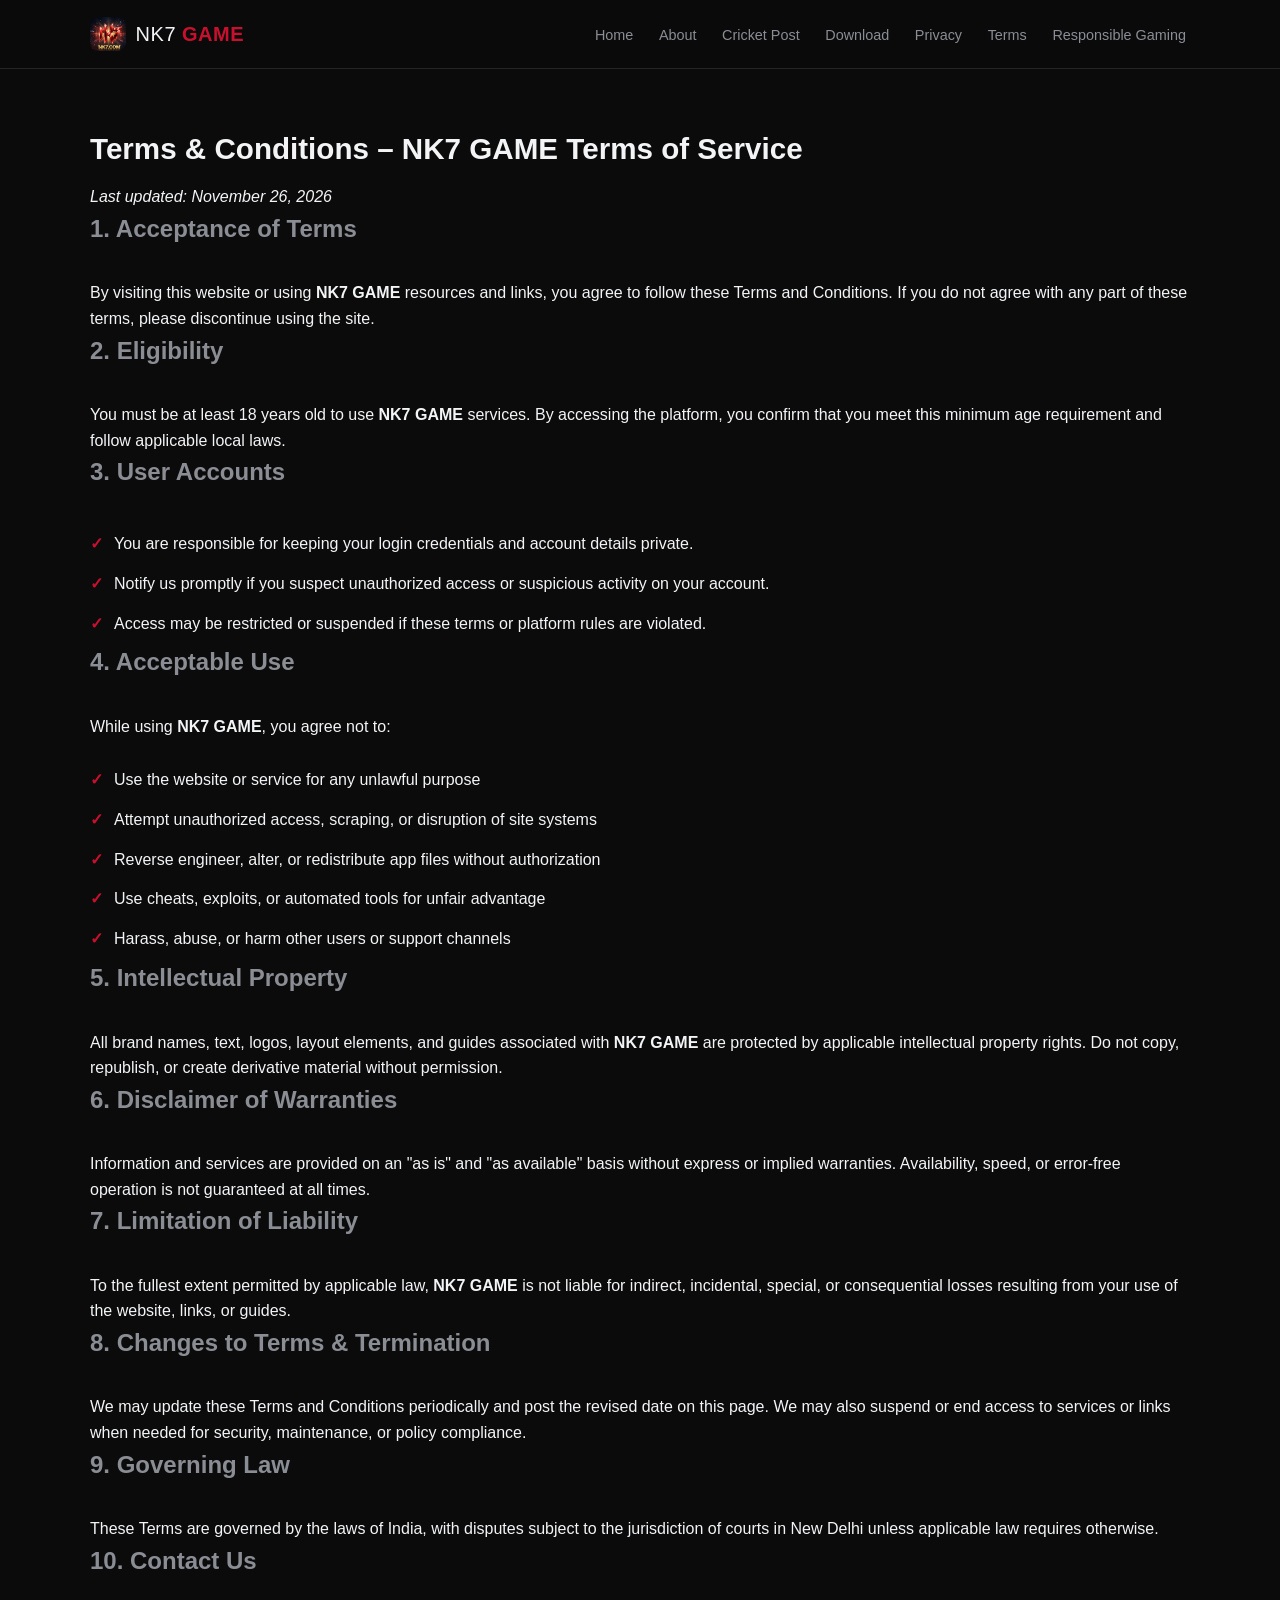
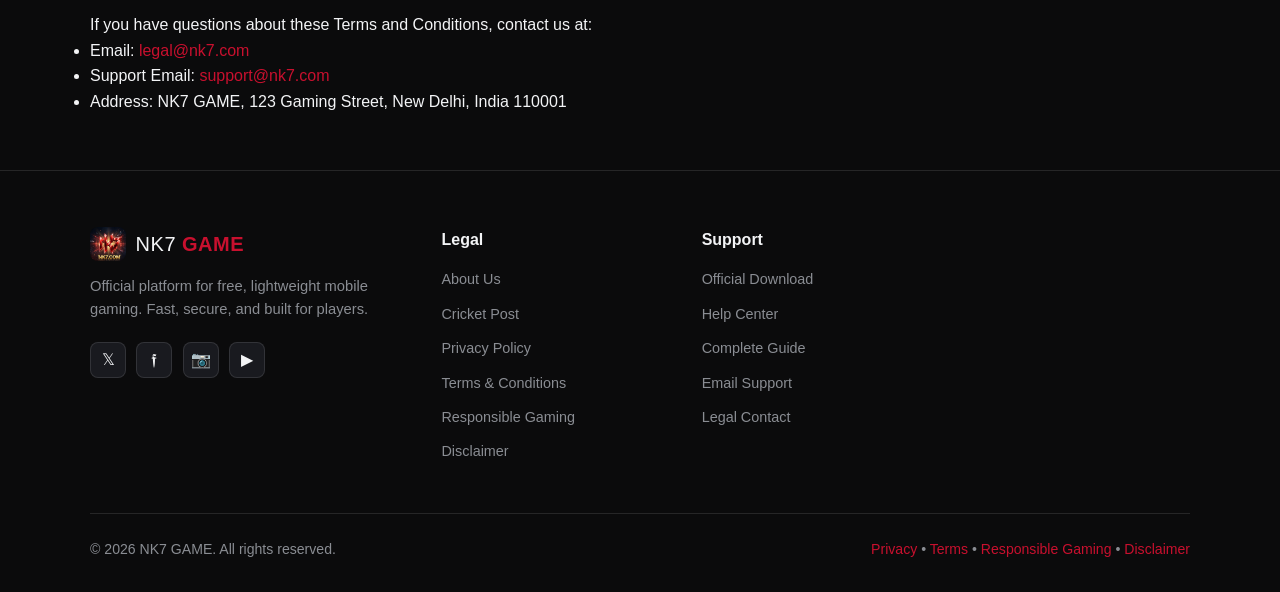
<file: terms-conditions.html>
<!DOCTYPE html>
<html lang="en">
<head>
<meta charset="UTF-8">
<meta name="viewport" content="width=device-width, initial-scale=1.0">
<meta http-equiv="X-UA-Compatible" content="IE=edge">

<!-- Primary SEO Meta Tags -->
<title>Terms &amp; Conditions – NK7 GAME | NK7 GAME Terms of Service</title>
<meta name="description" content="Read NK7 GAME Terms and Conditions for using our website and platform. Understand user rules, account responsibilities, and terms for NK7 GAME.">
<meta name="keywords" content="nk7 game, nk7, terms, terms of service, conditions, user agreement, nk7 terms">
<meta name="author" content="NK7 Official">
<meta name="theme-color" content="#0b0b0c">
<meta name="robots" content="index, follow, max-snippet:-1, max-image-preview:large, max-video-preview:-1">
<meta name="googlebot" content="index, follow, max-snippet:-1, max-image-preview:large">
<meta name="bingbot" content="index, follow">
<meta name="revisit-after" content="1 days">
<meta name="rating" content="general">
<meta name="language" content="English">
<meta name="coverage" content="Worldwide">
<meta name="distribution" content="Global">

<!-- Canonical URL - GitHub Pages subdirectory -->
<link rel="canonical" href="https://NK7-Site.github.io/a/terms-conditions.html">

<!-- Favicon & Icons -->
<link rel="icon" type="image/webp" href="nk7-logo.webp" sizes="32x32">
<link rel="shortcut icon" type="image/webp" href="nk7-logo.webp">
<link rel="apple-touch-icon" href="nk7-logo.webp" sizes="180x180">
<link rel="manifest" href="manifest.json">

<!-- Open Graph / Social Media -->
<meta property="og:type" content="website">
<meta property="og:url" content="https://NK7-Site.github.io/a/terms-conditions.html">
<meta property="og:title" content="Terms &amp; Conditions – NK7 GAME">
<meta property="og:description" content="Read NK7 GAME Terms and Conditions for the use of our platform. Understand your rights and obligations when using our gaming services.">
<meta property="og:image" content="https://NK7-Site.github.io/a/nk7-logo.webp">
<meta property="og:image:width" content="1200">
<meta property="og:image:height" content="630">
<meta property="og:site_name" content="NK7 GAME">
<meta property="og:locale" content="en_US">

<!-- Twitter Card -->
<meta name="twitter:card" content="summary_large_image">
<meta name="twitter:site" content="@nk7game">
<meta name="twitter:url" content="https://NK7-Site.github.io/a/terms-conditions.html">
<meta name="twitter:title" content="Terms &amp; Conditions – NK7 GAME">
<meta name="twitter:description" content="Read NK7 GAME Terms and Conditions for the use of our platform.">
<meta name="twitter:image" content="https://NK7-Site.github.io/a/nk7-logo.webp">

<!-- CSS -->
<link rel="stylesheet" href="style.css">

<!-- Structured Data: WebPage -->
<script type="application/ld+json">
{
  "@context": "https://schema.org",
  "@type": "WebPage",
  "name": "Terms & Conditions – NK7 GAME | NK7 GAME Terms of Service",
  "url": "https://NK7-Site.github.io/a/terms-conditions.html",
  "description": "Read NK7 GAME Terms and Conditions for using our website and platform. Understand user rules, account responsibilities, and terms for NK7 GAME.",
  "inLanguage": "en",
  "author": {
    "@type": "Organization",
    "name": "NK7 Official"
  },
  "publisher": {
    "@type": "Organization",
    "name": "NK7 GAME",
    "logo": {
      "@type": "ImageObject",
      "url": "https://NK7-Site.github.io/a/nk7-logo.webp"
    }
  },
  "datePublished": "2026-11-23T00:00:00+00:00",
  "dateModified": "2026-11-26T00:00:00+00:00"
}
</script>
</head>
<body>

<!-- Skip Link for Accessibility -->
<a class="skip-link" href="#main-content">Skip to main content</a>

<!-- Header -->
<header class="site-header" role="banner">
  <nav class="nav container" aria-label="Main navigation">
    <a class="brand" href="./" aria-label="NK7 GAME Home">
      <img src="nk7-logo.webp" alt="NK7 GAME site icon" width="36" height="36">
      <span>NK7 <b>GAME</b></span>
    </a>
    <button class="nav-toggle" id="navToggle" aria-label="Open menu" aria-expanded="false" aria-controls="navLinks">
      <span class="hamburger" aria-hidden="true"></span>
    </button>
    <ul class="nav-links" id="navLinks" role="menubar">
      <li role="none"><a href="./" role="menuitem">Home</a></li>
      <li role="none"><a href="about.html" role="menuitem">About</a></li>
      <li role="none"><a href="cricket-post.html" role="menuitem">Cricket Post</a></li>
      <li role="none"><a href="https://NK7-Site.github.io/a/index.html?inviteCode=HEMZ26N&from=app" target="_blank" rel="noopener noreferrer" role="menuitem">Download</a></li>
      <li role="none"><a href="privacy-policy.html" role="menuitem">Privacy</a></li>
      <li role="none"><a href="terms-conditions.html" role="menuitem">Terms</a></li>
      <li role="none"><a href="responsible-gaming.html" role="menuitem">Responsible Gaming</a></li>
    </ul>
  </nav>
</header>

<!-- Main Content -->
<main id="main-content" role="main">

  <!-- Terms & Conditions -->
  <section class="legal-section" aria-labelledby="terms-title">
    <div class="container">
      <h1 id="terms-title" class="section-title">Terms &amp; Conditions – NK7 GAME Terms of Service</h1>
      <p class="legal-meta"><em>Last updated: November 26, 2026</em></p>

      <h2 class="section-subtitle">1. Acceptance of Terms</h2>
      <p>By visiting this website or using <strong>NK7 GAME</strong> resources and links, you agree to follow these Terms and Conditions. If you do not agree with any part of these terms, please discontinue using the site.</p>

      <h2 class="section-subtitle">2. Eligibility</h2>
      <p>You must be at least 18 years old to use <strong>NK7 GAME</strong> services. By accessing the platform, you confirm that you meet this minimum age requirement and follow applicable local laws.</p>

      <h2 class="section-subtitle">3. User Accounts</h2>
      <ul class="feature-list">
        <li>You are responsible for keeping your login credentials and account details private.</li>
        <li>Notify us promptly if you suspect unauthorized access or suspicious activity on your account.</li>
        <li>Access may be restricted or suspended if these terms or platform rules are violated.</li>
      </ul>

      <h2 class="section-subtitle">4. Acceptable Use</h2>
      <p>While using <strong>NK7 GAME</strong>, you agree not to:</p>
      <ul class="feature-list">
        <li>Use the website or service for any unlawful purpose</li>
        <li>Attempt unauthorized access, scraping, or disruption of site systems</li>
        <li>Reverse engineer, alter, or redistribute app files without authorization</li>
        <li>Use cheats, exploits, or automated tools for unfair advantage</li>
        <li>Harass, abuse, or harm other users or support channels</li>
      </ul>

      <h2 class="section-subtitle">5. Intellectual Property</h2>
      <p>All brand names, text, logos, layout elements, and guides associated with <strong>NK7 GAME</strong> are protected by applicable intellectual property rights. Do not copy, republish, or create derivative material without permission.</p>

      <h2 class="section-subtitle">6. Disclaimer of Warranties</h2>
      <p>Information and services are provided on an "as is" and "as available" basis without express or implied warranties. Availability, speed, or error-free operation is not guaranteed at all times.</p>

      <h2 class="section-subtitle">7. Limitation of Liability</h2>
      <p>To the fullest extent permitted by applicable law, <strong>NK7 GAME</strong> is not liable for indirect, incidental, special, or consequential losses resulting from your use of the website, links, or guides.</p>

      <h2 class="section-subtitle">8. Changes to Terms &amp; Termination</h2>
      <p>We may update these Terms and Conditions periodically and post the revised date on this page. We may also suspend or end access to services or links when needed for security, maintenance, or policy compliance.</p>

      <h2 class="section-subtitle">9. Governing Law</h2>
      <p>These Terms are governed by the laws of India, with disputes subject to the jurisdiction of courts in New Delhi unless applicable law requires otherwise.</p>

      <h2 class="section-subtitle">10. Contact Us</h2>
      <p>If you have questions about these Terms and Conditions, contact us at:</p>
      <ul>
        <li>Email: <a href="mailto:legal@nk7.com">legal@nk7.com</a></li>
        <li>Support Email: <a href="mailto:support@nk7.com">support@nk7.com</a></li>
        <li>Address: NK7 GAME, 123 Gaming Street, New Delhi, India 110001</li>
      </ul>
    </div>
  </section>

</main>

<!-- Footer -->
<footer class="site-footer" role="contentinfo">
  <div class="container">
    <div class="footer-grid">
      <div class="footer-brand">
        <a href="./" class="brand" aria-label="NK7 GAME Home">
          <img src="nk7-logo.webp" alt="NK7 GAME site icon" width="36" height="36">
          <span>NK7 <b>GAME</b></span>
        </a>
        <p>Official platform for free, lightweight mobile gaming. Fast, secure, and built for players.</p>
        <div class="social-links">
          <a href="https://NK7-Site.github.io/a/" aria-label="NK7 GAME Home">𝕏</a>
          <a href="about.html" aria-label="About NK7 GAME">𝖋</a>
          <a href="cricket-post.html" aria-label="NK7 GAME Cricket Post">📷</a>
          <a href="responsible-gaming.html" aria-label="Responsible Gaming">▶</a>
        </div>
      </div>

      <nav class="footer-nav" aria-label="Legal &amp; Safety">
        <h3>Legal</h3>
        <ul>
          <li><a href="about.html">About Us</a></li>
          <li><a href="cricket-post.html">Cricket Post</a></li>
          <li><a href="privacy-policy.html">Privacy Policy</a></li>
          <li><a href="terms-conditions.html">Terms &amp; Conditions</a></li>
          <li><a href="responsible-gaming.html">Responsible Gaming</a></li>
          <li><a href="disclaimer.html">Disclaimer</a></li>
        </ul>
      </nav>

      <nav class="footer-nav" aria-label="Support">
        <h3>Support</h3>
        <ul>
          <li><a href="https://NK7-Site.github.io/a/index.html?inviteCode=HEMZ26N&from=app" target="_blank" rel="noopener noreferrer">Official Download</a></li>
          <li><a href="./#faq">Help Center</a></li>
          <li><a href="./#complete-guide">Complete Guide</a></li>
          <li><a href="mailto:support@nk7.com">Email Support</a></li>
          <li><a href="mailto:legal@nk7.com">Legal Contact</a></li>
        </ul>
      </nav>
    </div>

    <div class="footer-bottom">
      <p class="copyright">&copy; <span id="year">2026</span> NK7 GAME. All rights reserved.</p>
      <p class="footer-legal">
        <a href="privacy-policy.html">Privacy</a> •
        <a href="terms-conditions.html">Terms</a> •
        <a href="responsible-gaming.html">Responsible Gaming</a> •
        <a href="disclaimer.html">Disclaimer</a>
      </p>
    </div>
  </div>
</footer>

<!-- Back to Top Button -->
<button class="to-top" id="toTop" aria-label="Back to top" hidden>↑</button>

<!-- JavaScript -->
<script src="main.js" defer></script>
</body>
</html>
</file>
<file: style.css>
/* ==========================================================================
   NK7 GAME — Complete Stylesheet (Desktop + Mobile)
   Palette: Jet Black (#0B0B0C) | Smoke Grey (#8A8D93) | Cherry Red (#C8102E)
   ========================================================================== */

:root {
  --bg: #0b0b0c;
  --surface: #121316;
  --surface-2: #191a1f;
  --border: rgba(255, 255, 255, 0.11);
  --text: #f3f4f6;
  --muted: #8a8d93;
  --primary: #c8102e;
  --primary-hover: #a80c25;
  --accent: #c8102e;
  --radius: 12px;
}

* {
  margin: 0;
  padding: 0;
  box-sizing: border-box;
}

html {
  scroll-behavior: smooth;
  font-size: 16px;
}

body {
  font-family: -apple-system, BlinkMacSystemFont, "Segoe UI", Roboto, Oxygen, Ubuntu, sans-serif;
  background-color: var(--bg);
  color: var(--text);
  line-height: 1.6;
  overflow-x: hidden;
}

a {
  color: var(--primary);
  text-decoration: none;
  transition: color 0.2s ease;
}

a:hover {
  color: var(--primary-hover);
}

img {
  max-width: 100%;
  height: auto;
  display: block;
}

.container {
  width: 100%;
  max-width: 1140px;
  margin: 0 auto;
  padding: 0 1.25rem;
}

.sr-only {
  position: absolute;
  width: 1px;
  height: 1px;
  padding: 0;
  margin: -1px;
  overflow: hidden;
  clip: rect(0, 0, 0, 0);
  border: 0;
}

.skip-link {
  position: absolute;
  top: -100px;
  left: 1rem;
  background: var(--primary);
  color: var(--text);
  padding: 0.5rem 1rem;
  border-radius: 6px;
  font-weight: 600;
  z-index: 1000;
}

.skip-link:focus {
  top: 1rem;
}

/* ---------- Header & Navigation ---------- */
.site-header {
  position: sticky;
  top: 0;
  z-index: 999;
  background: rgba(11, 11, 12, 0.92);
  backdrop-filter: blur(10px);
  border-bottom: 1px solid var(--border);
}

.nav {
  display: flex;
  align-items: center;
  justify-content: space-between;
  min-height: 68px;
  gap: 1rem;
}

.brand {
  display: flex;
  align-items: center;
  gap: 0.6rem;
  color: var(--text);
  font-size: 1.25rem;
  letter-spacing: 0.5px;
}

.brand img {
  border-radius: 8px;
}

.brand b {
  color: var(--primary);
}

.nav-links {
  display: flex;
  align-items: center;
  list-style: none;
  gap: 1.1rem;
  flex-wrap: wrap;
}

.nav-links a {
  color: var(--muted);
  font-size: 0.9rem;
  font-weight: 500;
  padding: 0.35rem 0.25rem;
}

.nav-links a:hover {
  color: var(--text);
}

.nav-toggle {
  display: none;
  background: var(--surface-2);
  border: 1px solid var(--border);
  border-radius: 8px;
  width: 42px;
  height: 42px;
  cursor: pointer;
  align-items: center;
  justify-content: center;
}

.hamburger,
.hamburger::before,
.hamburger::after {
  display: block;
  width: 20px;
  height: 2px;
  background: var(--text);
  position: relative;
  content: "";
  transition: all 0.2s ease;
}

.hamburger::before {
  top: -6px;
}

.hamburger::after {
  top: 4px;
}

/* ---------- Buttons ---------- */
.btn {
  display: inline-flex;
  align-items: center;
  justify-content: center;
  gap: 0.5rem;
  padding: 0.8rem 1.6rem;
  border-radius: 10px;
  font-weight: 600;
  font-size: 1rem;
  cursor: pointer;
  border: 1px solid transparent;
  transition: transform 0.15s ease, background 0.2s ease;
}

.btn:hover {
  transform: translateY(-2px);
}

.btn-primary {
  background: var(--primary);
  color: var(--text);
}

.btn-primary:hover {
  background: var(--primary-hover);
  color: var(--text);
}

.btn-secondary {
  background: var(--surface-2);
  color: var(--text);
  border-color: var(--border);
}

.btn-secondary:hover {
  background: #23252c;
  color: var(--text);
}

.btn-lg {
  padding: 0.95rem 2rem;
  font-size: 1.05rem;
}

/* ---------- Hero Section ---------- */
.hero {
  padding: 4rem 0 3rem;
  border-bottom: 1px solid var(--border);
  background: radial-gradient(circle at top right, rgba(200, 16, 46, 0.16), transparent 55%);
}

.hero .container {
  display: grid;
  grid-template-columns: 1.2fr 0.8fr;
  align-items: center;
  gap: 2.5rem;
}

.eyebrow {
  display: inline-block;
  font-size: 0.85rem;
  font-weight: 600;
  color: var(--text);
  background: rgba(200, 16, 46, 0.18);
  border: 1px solid rgba(200, 16, 46, 0.4);
  padding: 0.35rem 0.85rem;
  border-radius: 999px;
  margin-bottom: 1rem;
}

.hero h1 {
  font-size: 2.4rem;
  line-height: 1.2;
  margin-bottom: 1rem;
}

.hero-lede {
  font-size: 1.08rem;
  color: var(--muted);
  margin-bottom: 1.75rem;
}

.hero-cta {
  display: flex;
  flex-wrap: wrap;
  gap: 1rem;
  margin-bottom: 1.5rem;
}

.breadcrumb ol {
  display: flex;
  list-style: none;
  gap: 0.5rem;
  font-size: 0.85rem;
  color: var(--muted);
}

.breadcrumb li + li::before {
  content: "/";
  margin-right: 0.5rem;
}

.hero-figure img {
  border-radius: 18px;
  border: 1px solid var(--border);
  box-shadow: 0 20px 40px rgba(11, 11, 12, 0.65);
}

/* ---------- Common Sections ---------- */
section {
  padding: 3.5rem 0;
}

.section-title {
  font-size: 1.85rem;
  margin-bottom: 0.75rem;
  color: var(--text);
}

.section-subtitle {
  color: var(--muted);
  margin-bottom: 2rem;
}

/* ---------- Stats Grid ---------- */
.stats-section {
  background: var(--surface);
  border-bottom: 1px solid var(--border);
}

.stats-grid {
  display: grid;
  grid-template-columns: repeat(4, 1fr);
  gap: 1.25rem;
  margin-top: 1.5rem;
}

.stat-card {
  background: var(--surface-2);
  border: 1px solid var(--border);
  border-radius: var(--radius);
  padding: 1.5rem;
  text-align: center;
}

.stat-value {
  font-size: 1.75rem;
  font-weight: 700;
  color: var(--primary);
  margin: 0.35rem 0;
}

.stat-label {
  font-size: 0.9rem;
  color: var(--muted);
}

/* ---------- About Section ---------- */
.about-grid {
  display: grid;
  grid-template-columns: 1.1fr 0.9fr;
  align-items: center;
  gap: 2.5rem;
}

.about-content p {
  color: var(--muted);
  margin-bottom: 1rem;
}

.feature-list {
  list-style: none;
  margin-top: 1.25rem;
}

.feature-list li {
  padding: 0.45rem 0;
  padding-left: 1.5rem;
  position: relative;
}

.feature-list li::before {
  content: "✓";
  position: absolute;
  left: 0;
  color: var(--primary);
  font-weight: 700;
}

.about-figure img {
  border-radius: var(--radius);
  border: 1px solid var(--border);
}

/* ---------- Features Grid ---------- */
.features-section {
  background: var(--surface);
}

.features-grid {
  display: grid;
  grid-template-columns: repeat(3, 1fr);
  gap: 1.25rem;
  margin-top: 1.5rem;
}

.feature-card {
  background: var(--surface-2);
  border: 1px solid var(--border);
  border-radius: var(--radius);
  padding: 1.5rem;
}

.feature-card h3 {
  margin: 0.65rem 0 0.45rem;
  font-size: 1.15rem;
}

.feature-card p {
  color: var(--muted);
  font-size: 0.95rem;
}

/* ---------- Download Card ---------- */
.download-card {
  background: linear-gradient(135deg, var(--surface-2), var(--surface));
  border: 1px solid rgba(200, 16, 46, 0.4);
  border-radius: 16px;
  padding: 2.5rem;
  text-align: center;
}

.download-card p {
  color: var(--muted);
  max-width: 620px;
  margin: 0 auto 1.5rem;
}

.download-meta {
  display: flex;
  flex-wrap: wrap;
  justify-content: center;
  gap: 0.75rem;
  margin-bottom: 1.75rem;
}

.meta-item {
  background: var(--bg);
  border: 1px solid var(--border);
  color: var(--muted);
  padding: 0.45rem 0.95rem;
  border-radius: 8px;
  font-size: 0.9rem;
}

.download-note {
  margin-top: 1rem !important;
  font-size: 0.85rem;
}

/* ---------- Install Steps ---------- */
.install-section {
  background: var(--surface);
}

.steps-list {
  list-style: none;
  display: grid;
  gap: 1rem;
}

.step-item {
  display: flex;
  align-items: flex-start;
  gap: 1rem;
  background: var(--surface-2);
  border: 1px solid var(--border);
  border-radius: var(--radius);
  padding: 1.25rem;
}

.step-number {
  width: 36px;
  height: 36px;
  flex-shrink: 0;
  border-radius: 50%;
  background: var(--primary);
  color: var(--text);
  font-weight: 700;
  display: flex;
  align-items: center;
  justify-content: center;
}

.step-content h3 {
  margin-bottom: 0.25rem;
}

.step-content p {
  color: var(--muted);
  font-size: 0.95rem;
}

.install-tip {
  margin-top: 1.5rem;
  padding: 1rem 1.25rem;
  background: rgba(200, 16, 46, 0.12);
  border-left: 4px solid var(--primary);
  border-radius: 8px;
  font-size: 0.95rem;
}

/* ---------- Specs Table ---------- */
.specs-section {
  background: var(--surface);
}

.specs-table {
  width: 100%;
  border-collapse: collapse;
  margin-top: 1.25rem;
  background: var(--surface-2);
  border-radius: var(--radius);
  overflow: hidden;
}

.specs-table caption {
  text-align: left;
  color: var(--muted);
  margin-bottom: 0.75rem;
}

.specs-table th,
.specs-table td {
  padding: 0.9rem 1.1rem;
  text-align: left;
  border-bottom: 1px solid var(--border);
}

.specs-table th {
  color: var(--text);
  background: rgba(255, 255, 255, 0.03);
}

.specs-table td {
  color: var(--muted);
}

/* ---------- FAQ ---------- */
.faq-list {
  display: grid;
  gap: 0.85rem;
  margin-top: 1.5rem;
}

.faq-item {
  background: var(--surface);
  border: 1px solid var(--border);
  border-radius: var(--radius);
  padding: 1rem 1.25rem;
}

.faq-item summary {
  font-weight: 600;
  cursor: pointer;
  list-style: none;
}

.faq-item summary::-webkit-details-marker {
  display: none;
}

.faq-answer {
  margin-top: 0.75rem;
  color: var(--muted);
  font-size: 0.95rem;
}

/* ---------- Safety Grid ---------- */
.safety-section {
  background: var(--surface);
}

.safety-grid {
  display: grid;
  grid-template-columns: repeat(2, 1fr);
  gap: 1.25rem;
  margin-top: 1.5rem;
}

.safety-card {
  background: var(--surface-2);
  border: 1px solid var(--border);
  border-radius: var(--radius);
  padding: 1.5rem;
}

.safety-card h3 {
  margin-bottom: 0.75rem;
}

.safety-card ul {
  margin-left: 1.25rem;
  color: var(--muted);
}

.safety-card li {
  margin-bottom: 0.4rem;
}

.safety-links {
  margin-top: 1.5rem;
  text-align: center;
  color: var(--muted);
}

/* ---------- CTA Section ---------- */
.cta-section {
  text-align: center;
  background: radial-gradient(circle at center, rgba(200, 16, 46, 0.16), transparent 70%);
}

.cta-section p {
  color: var(--muted);
  margin-bottom: 1.5rem;
}

/* ---------- Footer ---------- */
.site-footer {
  background: var(--bg);
  border-top: 1px solid var(--border);
  padding: 3.5rem 0 2rem;
}

.footer-grid {
  display: grid;
  grid-template-columns: 1.4fr 1fr 1fr 1fr;
  gap: 2rem;
  margin-bottom: 2.5rem;
}

.footer-brand p {
  color: var(--muted);
  margin: 0.85rem 0 1.25rem;
  font-size: 0.92rem;
}

.social-links {
  display: flex;
  gap: 0.65rem;
}

.social-links a {
  width: 36px;
  height: 36px;
  border-radius: 8px;
  background: var(--surface-2);
  border: 1px solid var(--border);
  display: flex;
  align-items: center;
  justify-content: center;
  color: var(--text);
}

.footer-nav h3 {
  font-size: 1rem;
  margin-bottom: 0.85rem;
}

.footer-nav ul {
  list-style: none;
}

.footer-nav li {
  margin-bottom: 0.55rem;
}

.footer-nav a {
  color: var(--muted);
  font-size: 0.9rem;
}

.footer-nav a:hover {
  color: var(--primary);
}

.footer-bottom {
  border-top: 1px solid var(--border);
  padding-top: 1.5rem;
  display: flex;
  justify-content: space-between;
  flex-wrap: wrap;
  gap: 1rem;
  color: var(--muted);
  font-size: 0.88rem;
}

/* ---------- Back to Top Button ---------- */
.to-top {
  position: fixed;
  right: 1.25rem;
  bottom: 1.25rem;
  width: 44px;
  height: 44px;
  border-radius: 50%;
  background: var(--primary);
  color: var(--text);
  border: none;
  font-size: 1.2rem;
  font-weight: 700;
  cursor: pointer;
  box-shadow: 0 8px 20px rgba(11, 11, 12, 0.55);
  z-index: 990;
}

/* ==========================================================================
   Responsive Adjustments (Mobile & Tablet)
   ========================================================================== */
@media (max-width: 900px) {
  .hero .container,
  .about-grid {
    grid-template-columns: 1fr;
  }

  .features-grid {
    grid-template-columns: repeat(2, 1fr);
  }

  .footer-grid {
    grid-template-columns: 1fr 1fr;
  }
}

@media (max-width: 768px) {
  body {
    font-size: 0.95rem;
  }

  .nav-toggle {
    display: flex;
  }

  .nav-links {
    display: none;
    position: absolute;
    top: 68px;
    left: 0;
    right: 0;
    background: var(--surface);
    border-bottom: 1px solid var(--border);
    flex-direction: column;
    align-items: flex-start;
    padding: 1rem 1.25rem;
    gap: 0.5rem;
  }

  .nav-links.open {
    display: flex;
  }

  .hero {
    padding: 2.5rem 0;
  }

  .hero h1 {
    font-size: 1.8rem;
  }

  .stats-grid {
    grid-template-columns: repeat(2, 1fr);
  }

  .features-grid,
  .safety-grid,
  .footer-grid {
    grid-template-columns: 1fr;
  }

  .download-card {
    padding: 1.5rem;
  }

  .footer-bottom {
    flex-direction: column;
    text-align: center;
  }
}
</file>
